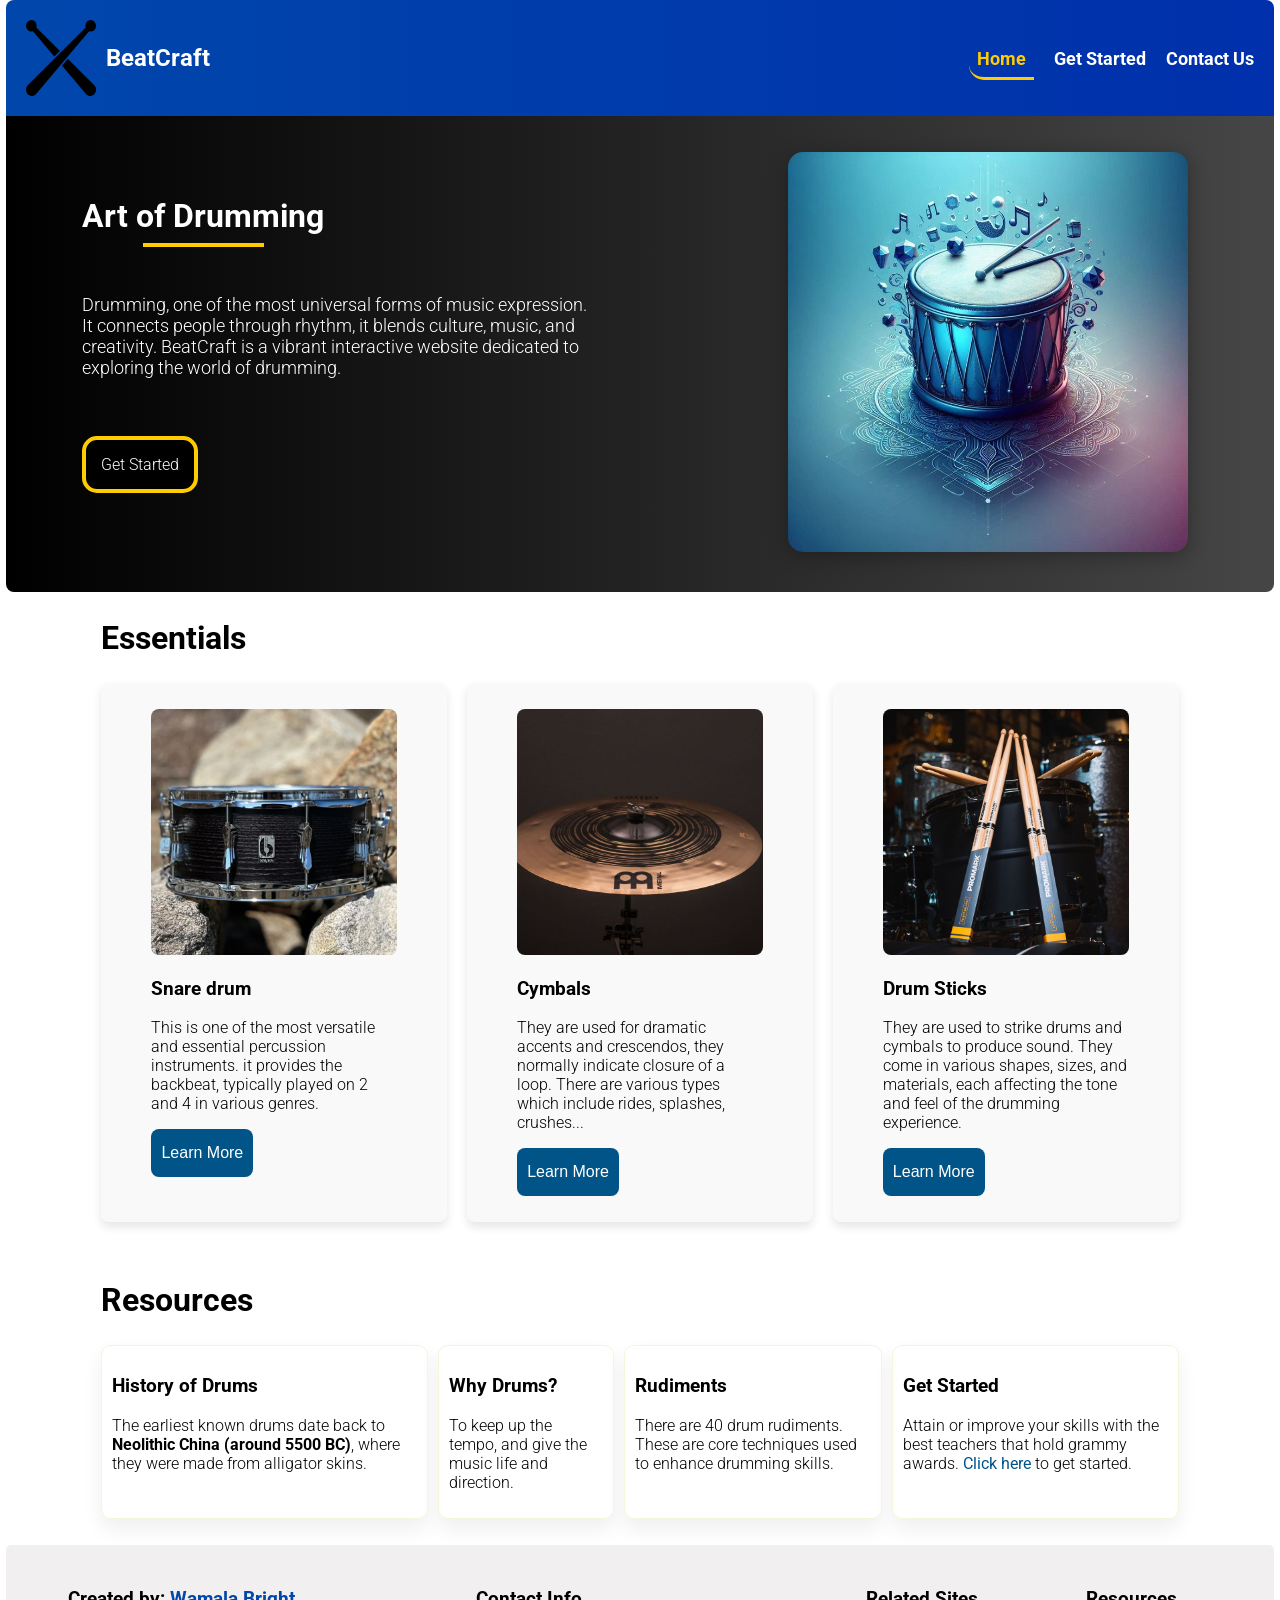
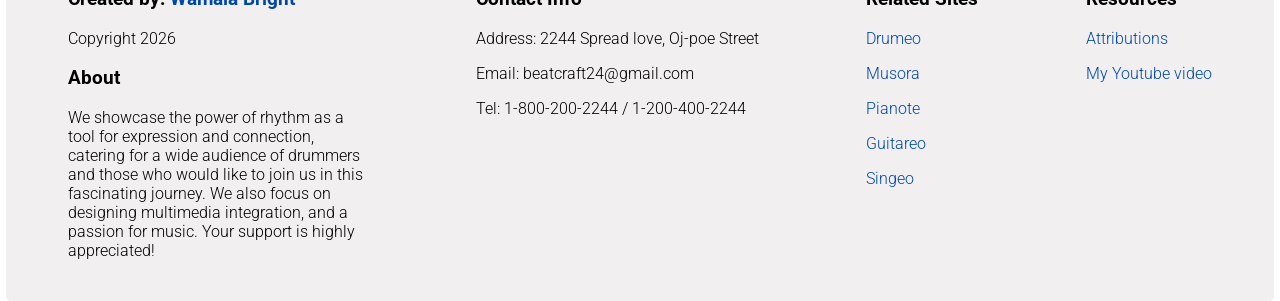
<file: Final/index.html>
<!DOCTYPE html>
<html lang="en">
<head>
    <meta charset="UTF-8">
    <meta name="viewport" content="width=device-width, initial-scale=1.0">
    <title>Home | BeatCraft</title>
    <meta name="description" content="Wamala Bright | WDD 231 - Final Project, Home page">
    <meta name="author" content="Wamala Bright">
    <meta property="og:title" content="BeatCraft">
    <meta property="og:description" content="Experience a whole new world of time keeping">
    <meta property="og:image" content="https://wamala-bright.github.io/wdd231/final/images/main-drummer.jpg">
    <meta property="og:url" content="https://wamala-bright.github.io/wdd231/final/">
    <link rel="preconnect" href="https://fonts.googleapis.com">
    <link rel="preconnect" href="https://fonts.gstatic.com" crossorigin>
    <link href="https://fonts.googleapis.com/css2?family=Fugaz+One&family=Roboto:wght@100;200;300;400;700&display=swap" rel="stylesheet">
    <link rel="icon" href="favicon.ico">
    <link rel="stylesheet" href="styles/project.css">
</head>
<body>
    <header>
        <div id="logo-division">
            <img src="images/drum-stick-logo.png" alt="logo">
            <p><strong>BeatCraft</strong></p>
        </div>
        <div id="hamburger">&#9776;</div>
        <nav>
            <ul class="nav-links">
                <li><a href="index.html" class="active-link"><span class="active-page">Home</span></a></li>
                <li><a href="get-started.html">Get Started</a></li>
                <li><a href="contact.html">Contact Us</a></li>
            </ul>
        </nav>
    </header>
    <main>
        <div class="wallpaper">
            <div class="wallpaper-content">
                <div class="wallpaper-text">
                    <h1>Art of Drumming</h1>
                    <p>Drumming, one of the most universal forms of music expression.<br>
                    It connects people through rhythm, it blends culture, music, and creativity.
                    BeatCraft is a vibrant interactive website dedicated to exploring the world of drumming.
                    </p>
                    <a href="get-started.html">Get Started</a>
                </div>
                <div class="image-content">
                    <img src="images/wallpaper-pic.jpg" loading="lazy" alt="Melodic Drum">
                </div>
            </div>
        </div>
        <div id="content-container">
            <h2>Essentials</h2>
            <div id="gallery">
                <!-- items to be dynamically added -->
            </div>

            <h2>Resources</h2>
            <div id="notes">
                <div class="cards">
                    <h3>History of Drums</h3>
                    <p>The earliest known drums date back to <strong>Neolithic China (around 5500 BC)</strong>, where they were made from alligator skins.</p>
                </div>
                
                <div class="cards">
                    <h3>Why Drums?</h3>
                    <p>To keep up the tempo, and give the music life and direction.</p>
                </div>

                <div class="cards">
                    <h3>Rudiments</h3>
                    <p>There are 40 drum rudiments. These are core techniques used to enhance drumming skills.</p>
                </div>

                <div class="cards">
                    <h3>Get Started</h3>
                    <p>Attain or improve your skills with the best teachers that hold grammy awards. <a href="get-started.html">Click here</a> to get started.</p>
                </div>
            </div>
        </div>
    </main>
    <footer>
        <div class="footer-content">
            <div class="footer-content1">
                <h3><strong>Created by: <span>Wamala Bright</span></strong></h3>
                <p>Copyright <span id="current-year"></span></p>
                <h3><strong>About</strong></h3>
                <p>We showcase the power of rhythm as a tool for expression and connection,
                catering for a wide audience of drummers and those who would like to join us
                in this fascinating journey. We also focus on designing multimedia integration, and
                a passion for music. Your support is highly appreciated!
                </p>
            </div>
            <br>
            <div>
            <h3><strong>Contact Info</strong></h3>
                <p>Address: 2244 Spread love, Oj-poe Street</p>
                <p>Email: beatcraft24@gmail.com</p>
                <p>Tel: 1-800-200-2244 / 1-200-400-2244</p>
            </div>
            <br>
            <div class="footer-content3">
                <h3><strong>Related Sites</strong></h3>
                <p><a href="https://www.drumeo.com/" target="_blank">Drumeo</a></p>
                <p><a href="https://www.musora.com/" target="_blank">Musora</a></p>
                <p><a href="https://www.pianote.com/" target="_blank">Pianote</a></p>
                <p><a href="https://www.guitareo.com/" target="_blank">Guitareo</a></p>
                <p><a href="https://www.singeo.com/" target="_blank">Singeo</a></p>
            </div>
            <br>
            <div class="footer-content3">
                <h3><strong>Resources</strong></h3>
                <p><a href="attributions.html">Attributions</a></p>
                <a href="https://youtu.be/0jagUsvDeco" target="_blank">My Youtube video</a>
            </div>
        </div>
    </footer>
    <script src="scripts/project.js" type="module"></script>
</body>
</html>
</file>
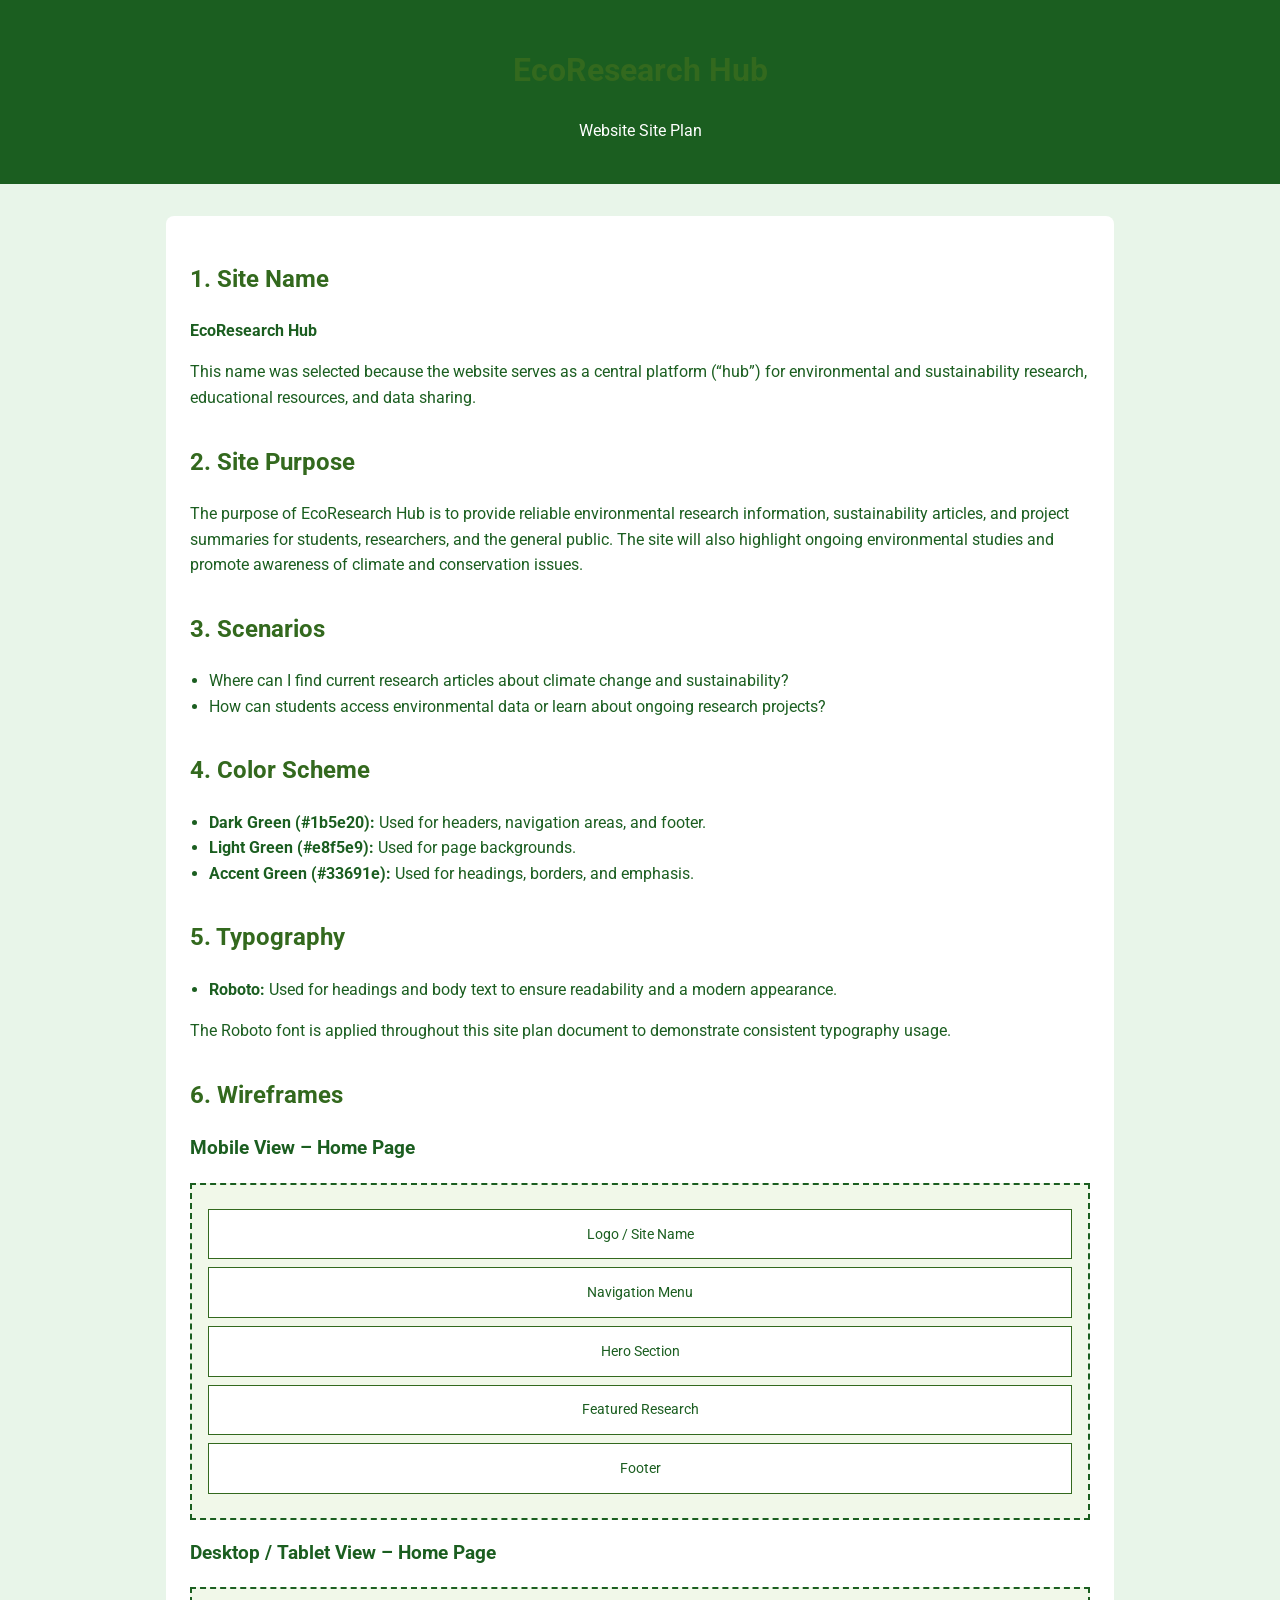
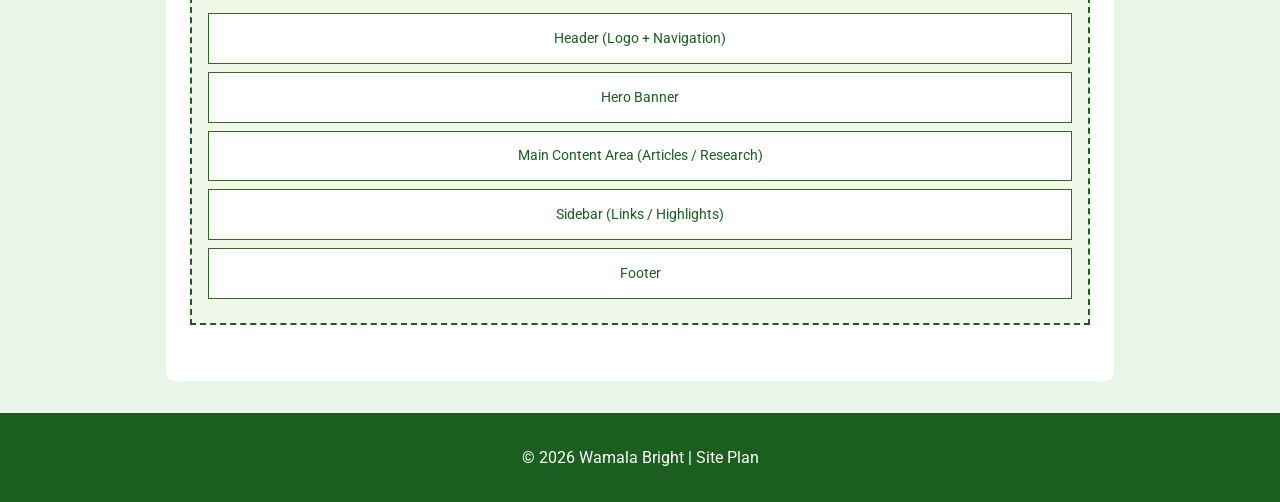
<file: chamber/siteplan.html>
<!DOCTYPE html>
<html lang="en">
<head>
  <meta charset="UTF-8">
  <title>EcoResearch Hub – Site Plan</title>
  <meta name="viewport" content="width=device-width, initial-scale=1.0">

  <!-- Google Font -->
  <link rel="preconnect" href="https://fonts.googleapis.com">
  <link rel="preconnect" href="https://fonts.gstatic.com" crossorigin>
  <link href="https://fonts.googleapis.com/css2?family=Roboto:wght@400;700&display=swap" rel="stylesheet">

  <style>
    /* -------------------------------
       Color Scheme
       Primary: #1b5e20 (Dark Green)
       Secondary: #e8f5e9 (Light Green)
       Accent: #33691e
    -------------------------------- */

    body {
      font-family: 'Roboto', Arial, sans-serif;
      background-color: #e8f5e9;
      color: #1b5e20;
      margin: 0;
      padding: 0;
      line-height: 1.6;
    }

    header {
      background-color: #1b5e20;
      color: #ffffff;
      padding: 1.5rem;
      text-align: center;
    }

    main {
      max-width: 900px;
      margin: 2rem auto;
      padding: 1.5rem;
      background-color: #ffffff;
      border-radius: 8px;
    }

    h1, h2 {
      color: #33691e;
    }

    section {
      margin-bottom: 2rem;
    }

    ul {
      padding-left: 1.2rem;
    }

    .wireframe {
      border: 2px dashed #1b5e20;
      padding: 1rem;
      margin-top: 1rem;
      background-color: #f1f8e9;
    }

    .box {
      border: 1px solid #33691e;
      padding: 0.8rem;
      margin: 0.5rem 0;
      text-align: center;
      background-color: #ffffff;
      font-size: 0.9rem;
    }

    footer {
      text-align: center;
      padding: 1rem;
      background-color: #1b5e20;
      color: #ffffff;
      margin-top: 2rem;
    }
  </style>
</head>

<body>
  <header>
    <h1>EcoResearch Hub</h1>
    <p>Website Site Plan</p>
  </header>

  <main>
    <!-- Site Name -->
    <section>
      <h2>1. Site Name</h2>
      <p><strong>EcoResearch Hub</strong></p>
      <p>
        This name was selected because the website serves as a central platform
        (“hub”) for environmental and sustainability research, educational
        resources, and data sharing.
      </p>
    </section>

    <!-- Site Purpose -->
    <section>
      <h2>2. Site Purpose</h2>
      <p>
        The purpose of EcoResearch Hub is to provide reliable environmental
        research information, sustainability articles, and project summaries
        for students, researchers, and the general public. The site will also
        highlight ongoing environmental studies and promote awareness of
        climate and conservation issues.
      </p>
    </section>

    <!-- Scenarios -->
    <section>
      <h2>3. Scenarios</h2>
      <ul>
        <li>Where can I find current research articles about climate change and sustainability?</li>
        <li>How can students access environmental data or learn about ongoing research projects?</li>
      </ul>
    </section>

    <!-- Color Scheme -->
    <section>
      <h2>4. Color Scheme</h2>
      <ul>
        <li><strong>Dark Green (#1b5e20):</strong> Used for headers, navigation areas, and footer.</li>
        <li><strong>Light Green (#e8f5e9):</strong> Used for page backgrounds.</li>
        <li><strong>Accent Green (#33691e):</strong> Used for headings, borders, and emphasis.</li>
      </ul>
    </section>

    <!-- Typography -->
    <section>
      <h2>5. Typography</h2>
      <ul>
        <li><strong>Roboto:</strong> Used for headings and body text to ensure readability and a modern appearance.</li>
      </ul>
      <p>
        The Roboto font is applied throughout this site plan document to
        demonstrate consistent typography usage.
      </p>
    </section>

    <!-- Wireframes -->
    <section>
      <h2>6. Wireframes</h2>

      <h3>Mobile View – Home Page</h3>
      <div class="wireframe">
        <div class="box">Logo / Site Name</div>
        <div class="box">Navigation Menu</div>
        <div class="box">Hero Section</div>
        <div class="box">Featured Research</div>
        <div class="box">Footer</div>
      </div>

      <h3>Desktop / Tablet View – Home Page</h3>
      <div class="wireframe">
        <div class="box">Header (Logo + Navigation)</div>
        <div class="box">Hero Banner</div>
        <div class="box">Main Content Area (Articles / Research)</div>
        <div class="box">Sidebar (Links / Highlights)</div>
        <div class="box">Footer</div>
      </div>
    </section>
  </main>

  <footer>
    <p>&copy; 2026 Wamala Bright | Site Plan</p>
  </footer>
</body>
</html>
</file>
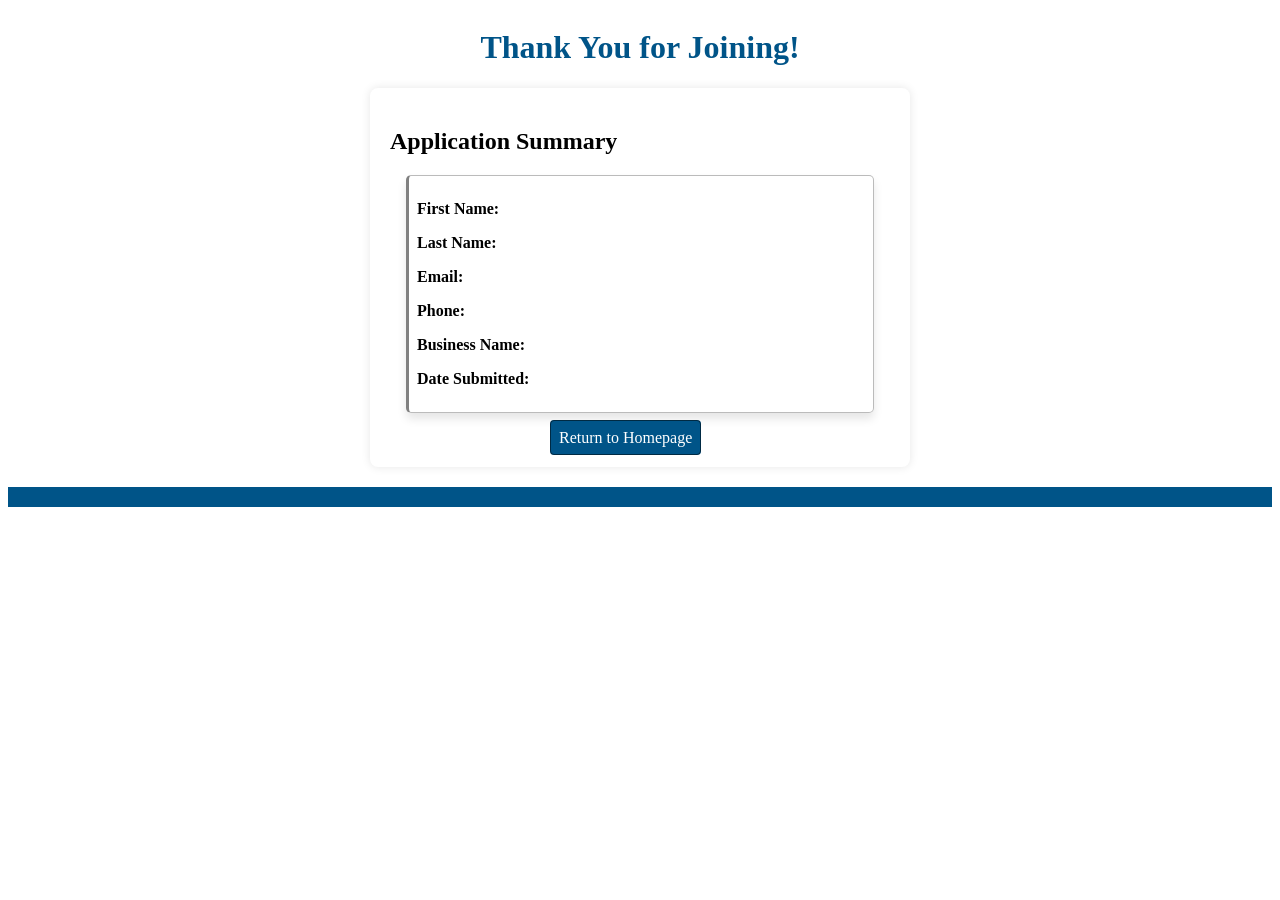
<file: chamber/thankyou.html>
<!DOCTYPE html>
<html lang="en">
<head>
  <meta charset="UTF-8">
  <meta name="viewport" content="width=device-width, initial-scale=1.0">
  <title>Thank You</title>
  <link rel="stylesheet" href="styles/directory.css">
</head>
<body>
  <header></header>

  <main>
    <h1 class="thanks">Thank You for Joining!</h1>
    <div class="application-summary">
        <h2>Application Summary</h2>
        <div class="summary-data">
            <p><strong>First Name:</strong> <span id="display-first-name"></span></p>
            <p><strong>Last Name:</strong> <span id="display-last-name"></span></p>
            <p><strong>Email:</strong> <span id="display-email"></span></p>
            <p><strong>Phone:</strong> <span id="display-phone"></span></p>
            <p><strong>Business Name:</strong> <span id="display-business"></span></p>
            <p><strong>Date Submitted:</strong> <span id="display-timestamp"></span></p>
        </div>
        <a href="index.html" class="home-btn">Return to Homepage</a>
    </div>
  </main>

  <footer></footer>

  <script>
        document.addEventListener("DOMContentLoaded", () => {
            // Display form data from localStorage
            document.getElementById("display-first-name").textContent = localStorage.getItem("fname") || "";
            document.getElementById("display-last-name").textContent = localStorage.getItem("lname") || "";
            document.getElementById("display-email").textContent = localStorage.getItem("email") || "";
            document.getElementById("display-phone").textContent = localStorage.getItem("phone") || "";
            document.getElementById("display-business").textContent = localStorage.getItem("organization") || "";
            
            // Format timestamp for display
            const timestamp = localStorage.getItem("timestamp") || "";
            if (timestamp) {
                const date = new Date(timestamp);
                document.getElementById("display-timestamp").textContent = date.toLocaleString();
            }
        });
    </script>
</body>
</html>
</file>
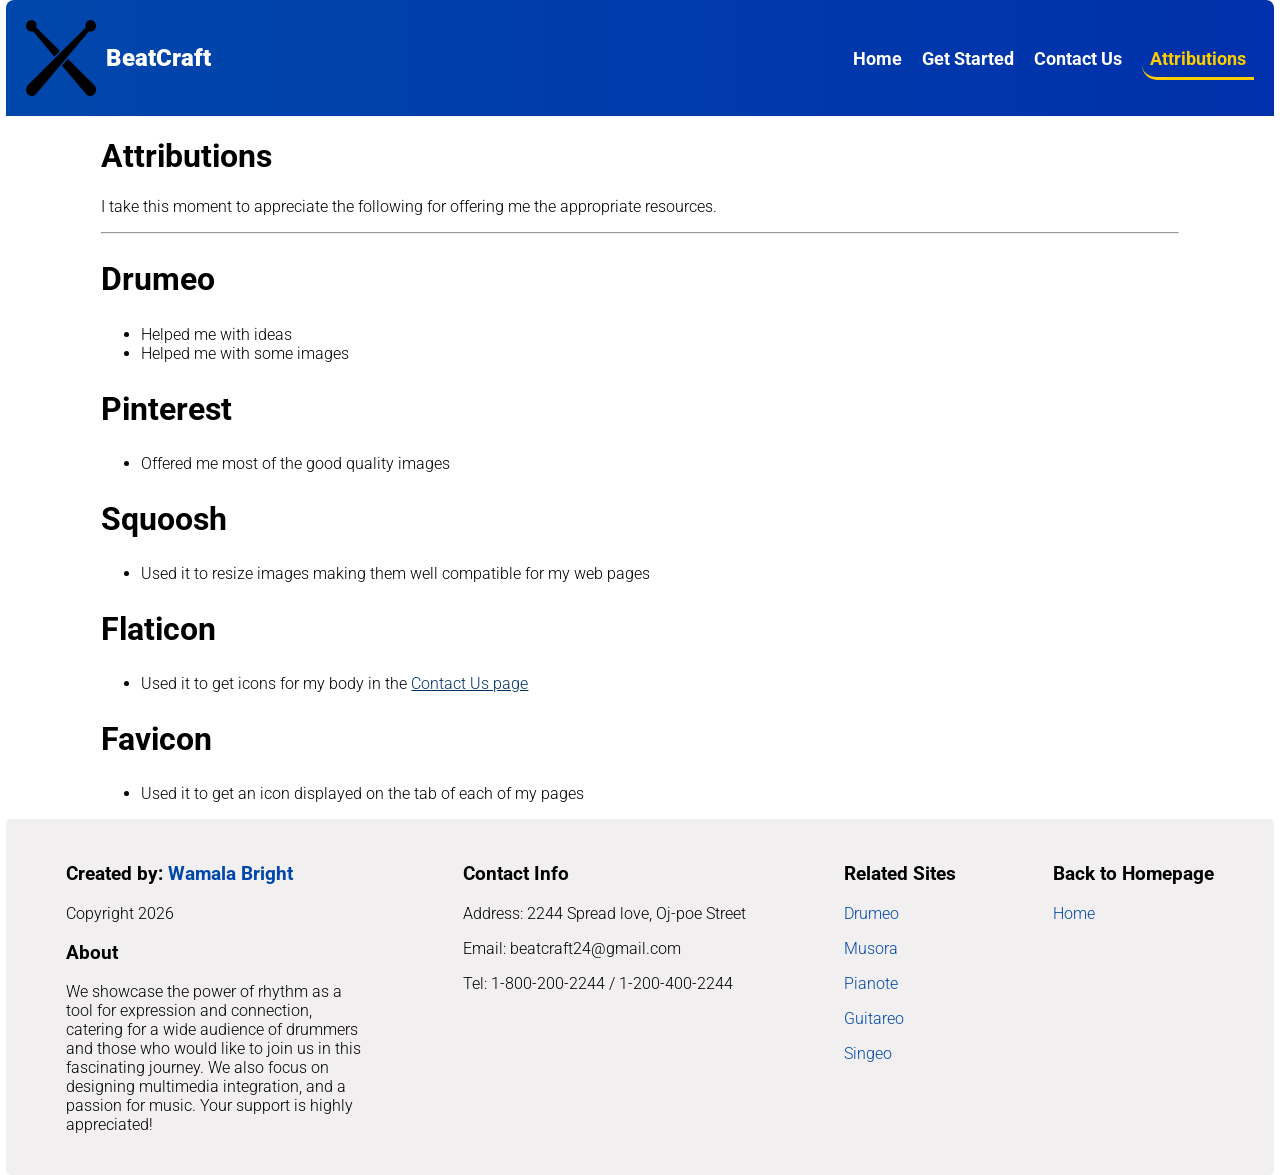
<file: Final/attributions.html>
<!DOCTYPE html>
<html lang="en">
<head>
    <meta charset="UTF-8">
    <meta name="viewport" content="width=device-width, initial-scale=1.0">
    <title>Attributions | BeatCraft</title>
    <meta name="description" content="Wamala Bright | WDD 231 - Final Project, Attributions page">
    <meta name="author" content="Wamala Bright">
    <meta property="og:title" content="BeatCraft">
    <meta property="og:description" content="Experience a whole new world of time keeping">
    <meta property="og:image" content="https://wamala-bright.github.io/wdd231/final/images/main-drummer.jpg">
    <meta property="og:url" content="https://wamala-bright.github.io/wdd231/final/">
    <link rel="preconnect" href="https://fonts.googleapis.com">
    <link rel="preconnect" href="https://fonts.gstatic.com" crossorigin>
    <link href="https://fonts.googleapis.com/css2?family=Fugaz+One&family=Roboto:wght@100;200;300;400;700&display=swap" rel="stylesheet">
    <link rel="icon" href="favicon.ico">
    <link rel="stylesheet" href="styles/project.css">
</head>
<body>
    <header>
        <div id="logo-division">
            <img src="images/drum-stick-logo.png" alt="logo">
            <strong><p>BeatCraft</p></strong>
        </div>
        <div id="hamburger">&#9776;</div>
        <nav>
            <ul class="nav-links">
                <li><a href="index.html">Home</a></li>
                <li><a href="get-started.html">Get Started</a></li>
                <li><a href="contact.html">Contact Us</a></li>
                <li><a href="attributions.html" class="active-link"><span class="active-page">Attributions</span></a></li>
            </ul>
        </nav>
    </header>
    <main>
       <div id="content-container">
            <h1>Attributions</h1>
            <p>I take this moment to appreciate the following for offering me the appropriate resources.</p>
            <hr>

            <h2>Drumeo</h2>
            <ul>
                <li>Helped me with ideas</li>
                <li>Helped me with some images</li>
            </ul>

            <h2>Pinterest</h2>
            <ul>
                <li>Offered me most of the good quality images</li>
            </ul>

            <h2>Squoosh</h2>
            <ul>
                <li>Used it to resize images making them well compatible for my web pages</li>
            </ul>

            <h2>Flaticon</h2>
            <ul>
                <li>Used it to get icons for my body in the <a href="contact.html">Contact Us page</a></li>
            </ul>

            <h2>Favicon</h2>
            <ul>
                <li>Used it to get an icon displayed on the tab of each of my pages</li>
            </ul>
       </div>
    </main>
    <footer>
        <div class="footer-content">
            <div class="footer-content1">
                <h3><strong>Created by: <span>Wamala Bright</span></strong></h3>
                <p>Copyright <span id="current-year"></span></p>
                <h3><strong>About</strong></h3>
                <p>We showcase the power of rhythm as a tool for expression and connection,
                catering for a wide audience of drummers and those who would like to join us
                in this fascinating journey. We also focus on designing multimedia integration, and
                a passion for music. Your support is highly appreciated!
                </p>
            </div>
            <br>
            <div>
            <h3><strong>Contact Info</strong></h3>
                <p>Address: 2244 Spread love, Oj-poe Street</p>
                <p>Email: beatcraft24@gmail.com</p>
                <p>Tel: 1-800-200-2244 / 1-200-400-2244</p>
            </div>
            <br>
            <div class="footer-content3">
                <h3><strong>Related Sites</strong></h3>
                <p><a href="https://www.drumeo.com/" target="_blank">Drumeo</a></p>
                <p><a href="https://www.musora.com/" target="_blank">Musora</a></p>
                <p><a href="https://www.pianote.com/" target="_blank">Pianote</a></p>
                <p><a href="https://www.guitareo.com/" target="_blank">Guitareo</a></p>
                <p><a href="https://www.singeo.com/" target="_blank">Singeo</a></p>
            </div>
            <br>
            <div class="footer-content3">
                <h3><strong>Back to Homepage</strong></h3>
                <p><a href="index.html">Home</a></p>
            </div>
        </div>
    </footer>
    <script src="scripts/project.js" defer></script>
</body>
</html>
</file>
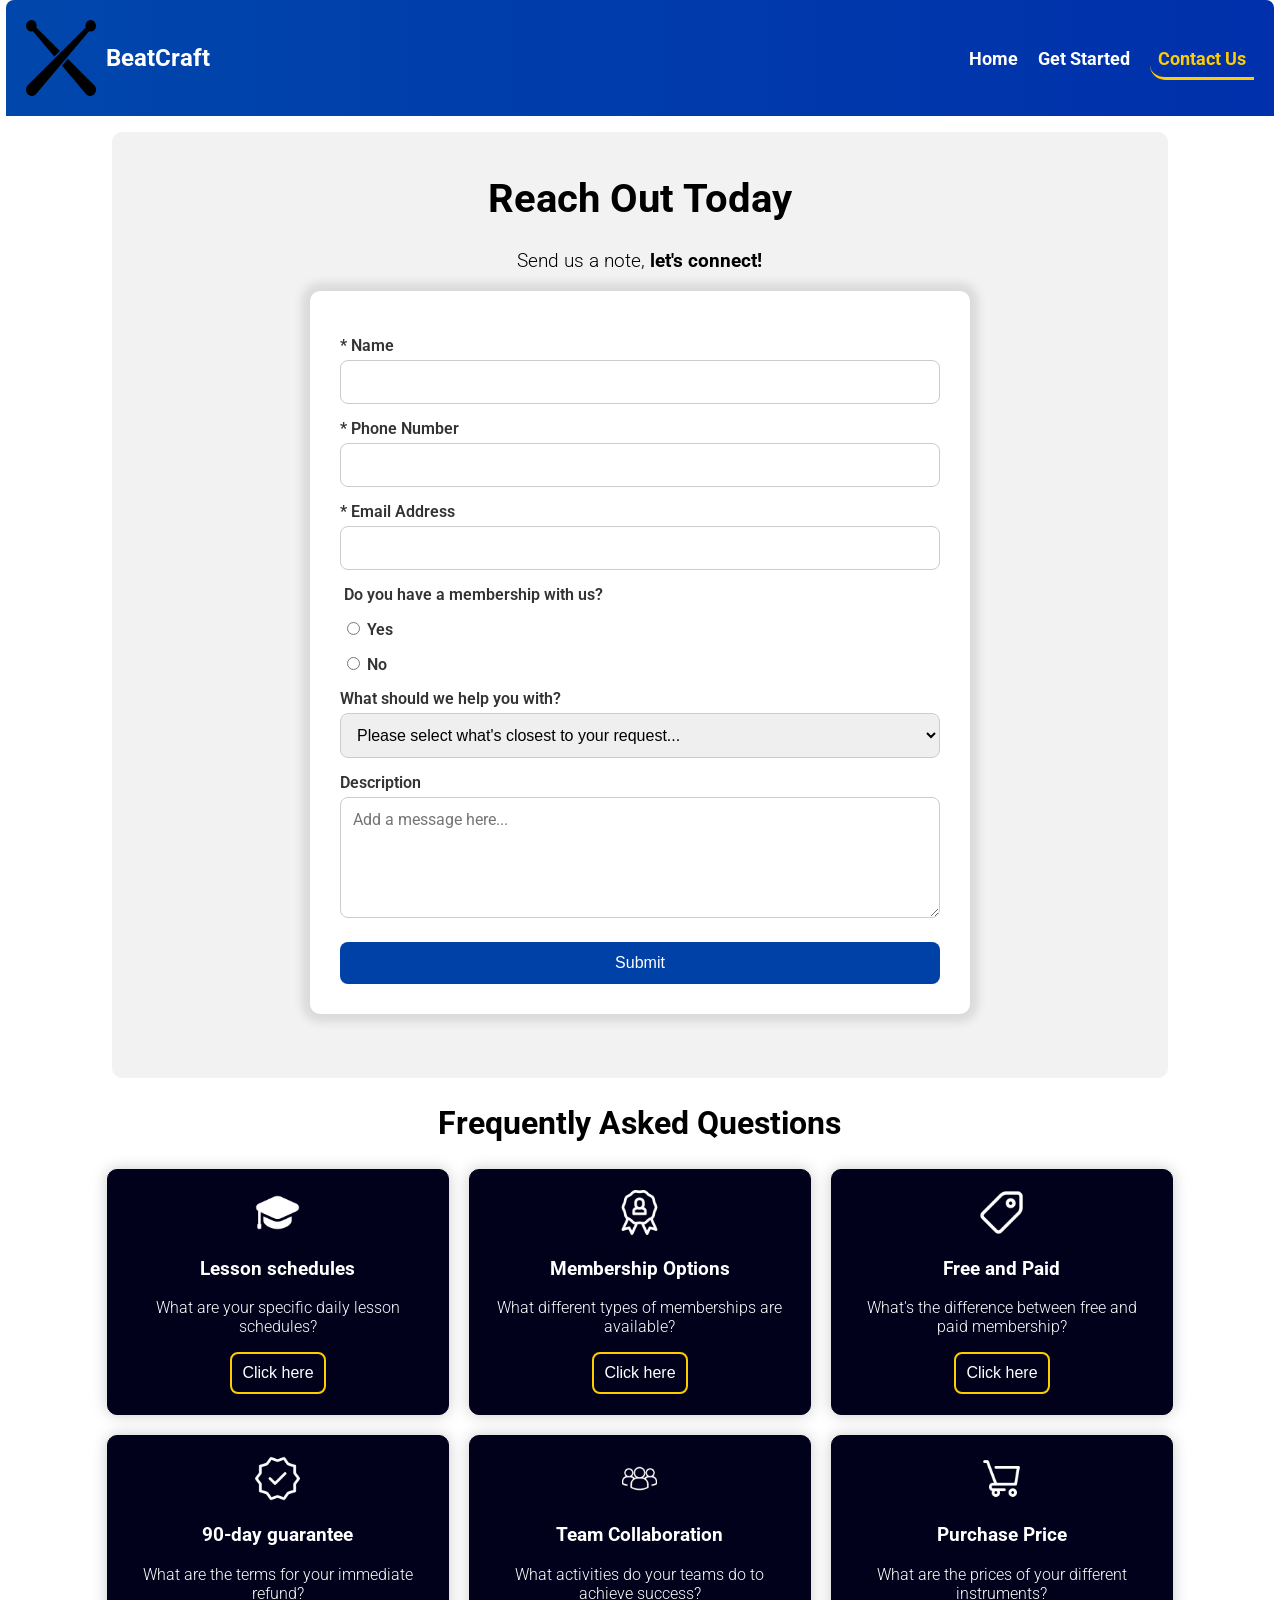
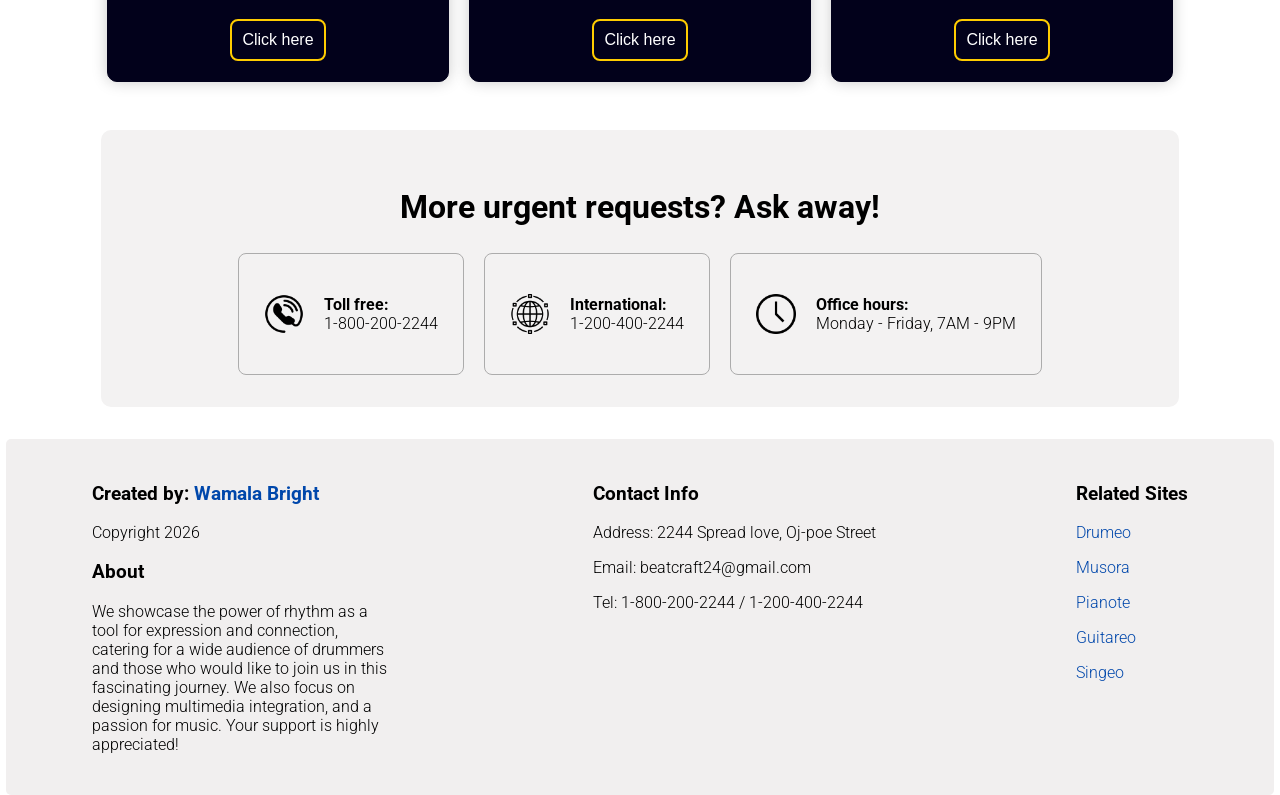
<file: Final/contact.html>
<!DOCTYPE html>
<html lang="en">
<head>
    <meta charset="UTF-8">
    <meta name="viewport" content="width=device-width, initial-scale=1.0">
    <title>Contact Us | BeatCraft</title>
    <meta name="description" content="Wamala Bright | WDD 231 - Final Project, Contact Us page">
    <meta name="author" content="Wamala Bright">
    <meta property="og:title" content="BeatCraft">
    <meta property="og:description" content="Experience a whole new world of time keeping">
    <meta property="og:image" content="https://wamala-bright.github.io/wdd231/final/images/main-drummer.jpg">
    <meta property="og:url" content="https://wamala-bright.github.io/wdd231/final/">
    <link rel="preconnect" href="https://fonts.googleapis.com">
    <link rel="preconnect" href="https://fonts.gstatic.com" crossorigin>
    <link href="https://fonts.googleapis.com/css2?family=Fugaz+One&family=Roboto:wght@100;200;300;400;700&display=swap" rel="stylesheet">
    <link rel="icon" href="favicon.ico">
    <link rel="stylesheet" href="styles/project.css">
</head>
<body>
    <header>
        <div id="logo-division">
            <img src="images/drum-stick-logo.png" alt="logo">
            <p><strong>BeatCraft</strong></p>
        </div>
        <div id="hamburger">&#9776;</div>
        <nav>
            <ul class="nav-links">
                <li><a href="index.html">Home</a></li>
                <li><a href="get-started.html">Get Started</a></li>
                <li><a href="contact.html" class="active-link"><span class="active-page">Contact Us</span></a></li>
            </ul>
        </nav>
    </header>
    <main>
        <div id="content-container">
            <div id="form-back">
                <div>
                    <h1>Reach Out Today</h1>
                    <p>Send us a note, <strong>let's connect!</strong></p>
                </div>
                
                <div id="form-container">
                    <form method="get" action="thank-you.html" id="contact-form">
                        <div>
                            <label for="name"> * Name</label>
                            <input type="text" id="name" title="Your Name" name="name" required>
                            
                            <label for="phone"> * Phone Number</label>
                            <input type="tel" id="phone" name="phone" title="Phone Number" required>

                            <label for="email"> * Email Address</label>
                            <input type="email" id="email" name="email" title="Your email" required>

                            <fieldset>
                                <legend>Do you have a membership with us?</legend>
                                <label><input type="radio" name="membership" value="Yes" required> Yes</label>
                                <label><input type="radio" name="membership" value="No"> No</label>
                            </fieldset>

                            <label for="help">What should we help you with?</label>
                            <select id="help" name="help" required>
                                <option value="">Please select what's closest to your request...</option>
                                <option value="Support">Support</option>
                                <option value="Page glitches">Page glitches</option>
                                <option value="Learning Drums">Learning Drums</option>
                                <option value="Purchasing Drums">Purchasing Drums</option>
                            </select>

                            <label for="description">Description</label>
                            <textarea id="description" name="description" rows="5" placeholder="Add a message here..."></textarea> 
                            
                            <input type="hidden" id="timestamp" name="timestamp">
                            <button type="submit">Submit</button>
                        </div>    
                    </form>
                </div>
            </div>

            <div class="faqs">
                <h2>Frequently Asked Questions</h2>
                <div class="faqs-container">
                    <div class="faq-cards" id="schedule">
                        <img loading="lazy" src="images/education.png" alt="Lessons">
                        <h3>Lesson schedules</h3>
                        <p>What are your specific daily lesson schedules?</p>
                        <button class="info-btn" data-modal="schedule-modal">Click here</button>
                    </div>

                    <div class="faq-cards" id="membership">
                        <img loading="lazy" src="images/badge.png" alt="Membership">
                        <h3>Membership Options</h3>
                        <p>What different types of memberships are available?</p>
                        <button class="info-btn" data-modal="membership-modal">Click here</button>
                    </div>

                    <div class="faq-cards" id="fp">
                        <img loading="lazy" src="images/price-tag.png" alt="Free and Paid">
                        <h3>Free and Paid</h3>
                        <p>What's the difference between free and paid membership?</p>
                        <button class="info-btn" data-modal="fp-modal">Click here</button>
                    </div>

                    <div class="faq-cards" id="guarantee">
                        <img loading="lazy" src="images/guarantee.png" alt="Guarantee">
                        <h3>90-day guarantee</h3>
                        <p>What are the terms for your immediate refund?</p>
                        <button class="info-btn" data-modal="guarantee-modal">Click here</button>
                    </div>

                    <div class="faq-cards" id="team">
                        <img loading="lazy" src="images/group-chat.png" alt="Team">
                        <h3>Team Collaboration</h3>
                        <p>What activities do your teams do to achieve success?</p>
                        <button class="info-btn" data-modal="team-modal">Click here</button>
                    </div>

                    <div class="faq-cards" id="price">
                        <img loading="lazy" src="images/cart.png" alt="Purchase">
                        <h3>Purchase Price</h3>
                        <p>What are the prices of your different instruments?</p>
                        <button class="info-btn" data-modal="price-modal">Click here</button>
                    </div>
                </div>
            </div>

            <div class="urgent">
                <h2>More urgent requests? Ask away!</h2>
                <div class="urgent-container">
                    <div class="urgent-cards">
                        <div>
                            <img loading="lazy" src="images/phone-call.png" alt="phone call">
                        </div>
                        <p><span><strong>Toll free:</strong></span><br>1-800-200-2244</p>
                    </div>

                    <div class="urgent-cards">
                        <div>
                            <img loading="lazy" src="images/expand.png" alt="International">
                        </div>
                        <p><span><strong>International:</strong></span><br>1-200-400-2244</p>
                    </div>

                    <div class="urgent-cards">
                        <div>
                            <img loading="lazy" src="images/clock.png" alt="Clock">
                        </div>
                        <p><span><strong>Office hours:</strong></span><br>Monday - Friday, 7AM - 9PM</p>
                    </div>
                </div>
            </div>
        </div>
    </main>
    <footer>
        <div class="footer-content">
            <div class="footer-content1">
                <h3><strong>Created by: <span>Wamala Bright</span></strong></h3>
                <p>Copyright <span id="current-year"></span></p>
                <h3><strong>About</strong></h3>
                <p>We showcase the power of rhythm as a tool for expression and connection,
                catering for a wide audience of drummers and those who would like to join us
                in this fascinating journey. We also focus on designing multimedia integration, and
                a passion for music. Your support is highly appreciated!
                </p>
            </div>
            <br>
            <div>
            <h3><strong>Contact Info</strong></h3>
                <p>Address: 2244 Spread love, Oj-poe Street</p>
                <p>Email: beatcraft24@gmail.com</p>
                <p>Tel: 1-800-200-2244 / 1-200-400-2244</p>
            </div>
            <br>
            <div class="footer-content3">
                <h3><strong>Related Sites</strong></h3>
                <p><a href="https://www.drumeo.com/" target="_blank">Drumeo</a></p>
                <p><a href="https://www.musora.com/" target="_blank">Musora</a></p>
                <p><a href="https://www.pianote.com/" target="_blank">Pianote</a></p>
                <p><a href="https://www.guitareo.com/" target="_blank">Guitareo</a></p>
                <p><a href="https://www.singeo.com/" target="_blank">Singeo</a></p>
            </div>
        </div>
    </footer>

    <dialog id="schedule-modal" class="faqs-modal">
        <div>
            <h2>Lesson Schedules</h2>
            <ul>
                <li>Morning hours, 7am - 10am</li>
                <li>Afternoon hours, 12am - 3pm</li>
                <li>Evening hours, 6pm - 9pm</li>
            </ul>
            <p><span class="modal-note"><strong>Note: </strong></span> We offer both private and group lessons</p>
            <button class="close-modal">Close</button>
        </div>
    </dialog>

    <dialog id="membership-modal" class="faqs-modal">
        <div>
            <h2>Membership Options</h2>
            <ul>
                <li>Non-profit Membership</li>
                <li>Bronze Membership</li>
                <li>Silver Membership</li>
                <li>Gold Membership</li>
            </ul>
            <button class="close-modal">Close</button>
        </div>
    </dialog>

    <dialog id="fp-modal" class="faqs-modal">
        <div>
            <h2>Free and Paid</h2>
            <ul>
                <li>Free membership is accessed by anyone without any payment but with restricted resources and ads</li>
                <li>Paid membership is includes a high priveledge of accessing unlimited resoueces with zero ads</li>
            </ul>
            <button class="close-modal">Close</button>
        </div>
    </dialog>

    <dialog id="guarantee-modal" class="faqs-modal">
        <div>
            <h2>90-day guarantee</h2>
            <h3>We only refund if;</h3>
            <ul>
                <li>a user wants to withdraw their membership</li>
                <li>someone with paid membership hasn't been attended to</li>
                <li>the purchased instruments is not electrically damaged</li>
            </ul>
            <button class="close-modal">Close</button>
        </div>
    </dialog>

    <dialog id="team-modal" class="faqs-modal">
        <div>
            <h2>Team Collaboration</h2>
            <ul>
                <li>Our Coding team make the websites</li>
                <li>The teachers offer services to members</li>
                <li>Our Web designers offer fascinating aesthetics</li>
                <li>Our database team ensures proper storage of data</li>
            </ul>
            <button class="close-modal">Close</button>
        </div>
    </dialog>

    <dialog id="price-modal" class="faqs-modal">
        <div>
            <h2>Purchase Price</h2>
            <ul>
                <li>Whole Drum-kit - $1000</li>
                <li>Snare drum - $210</li>
                <li>Meinl Cymbals - $400</li>
                <li>Drum Sticks - $70</li>
            </ul>
            <button class="close-modal">Close</button>
        </div>
    </dialog>
    <script src="scripts/contact.js" defer></script>
    <script src="scripts/project.js" defer></script>
    <script src="scripts/get.js" type="module"></script>
</body>
</html>
</file>
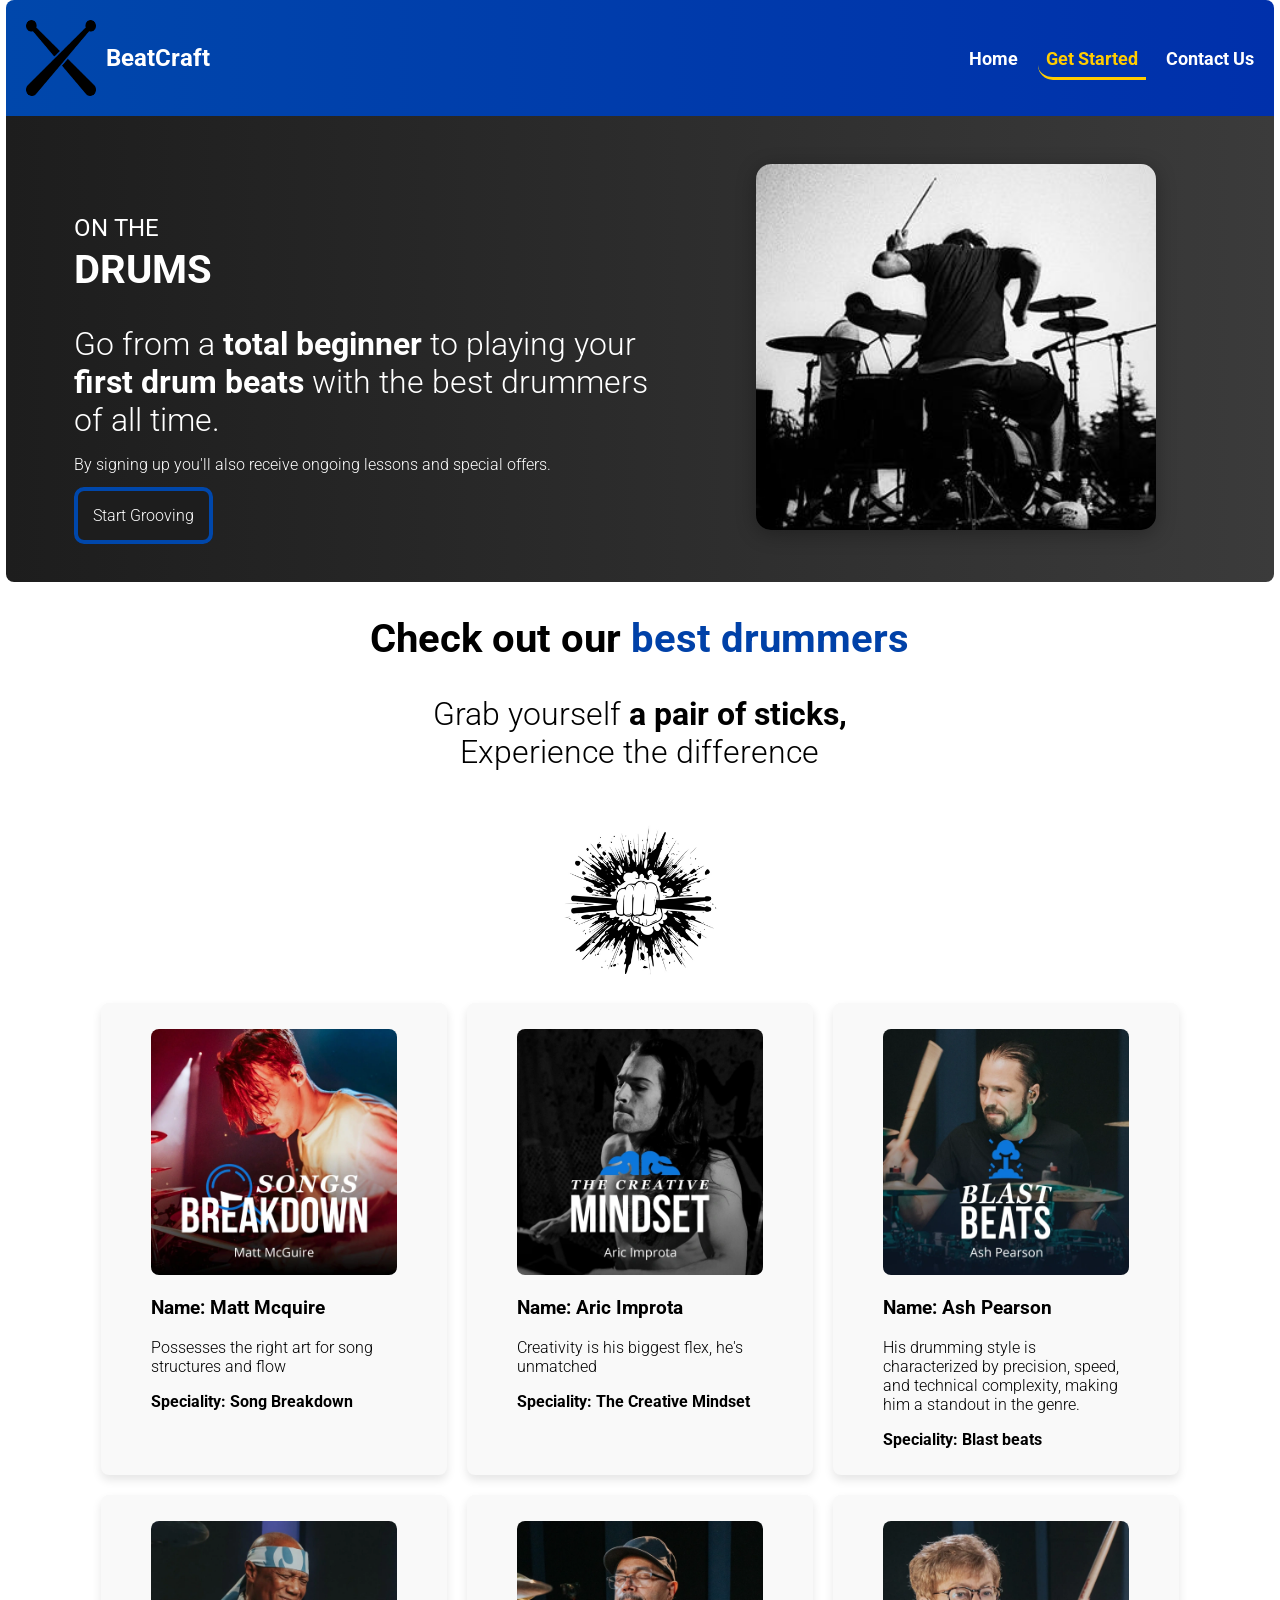
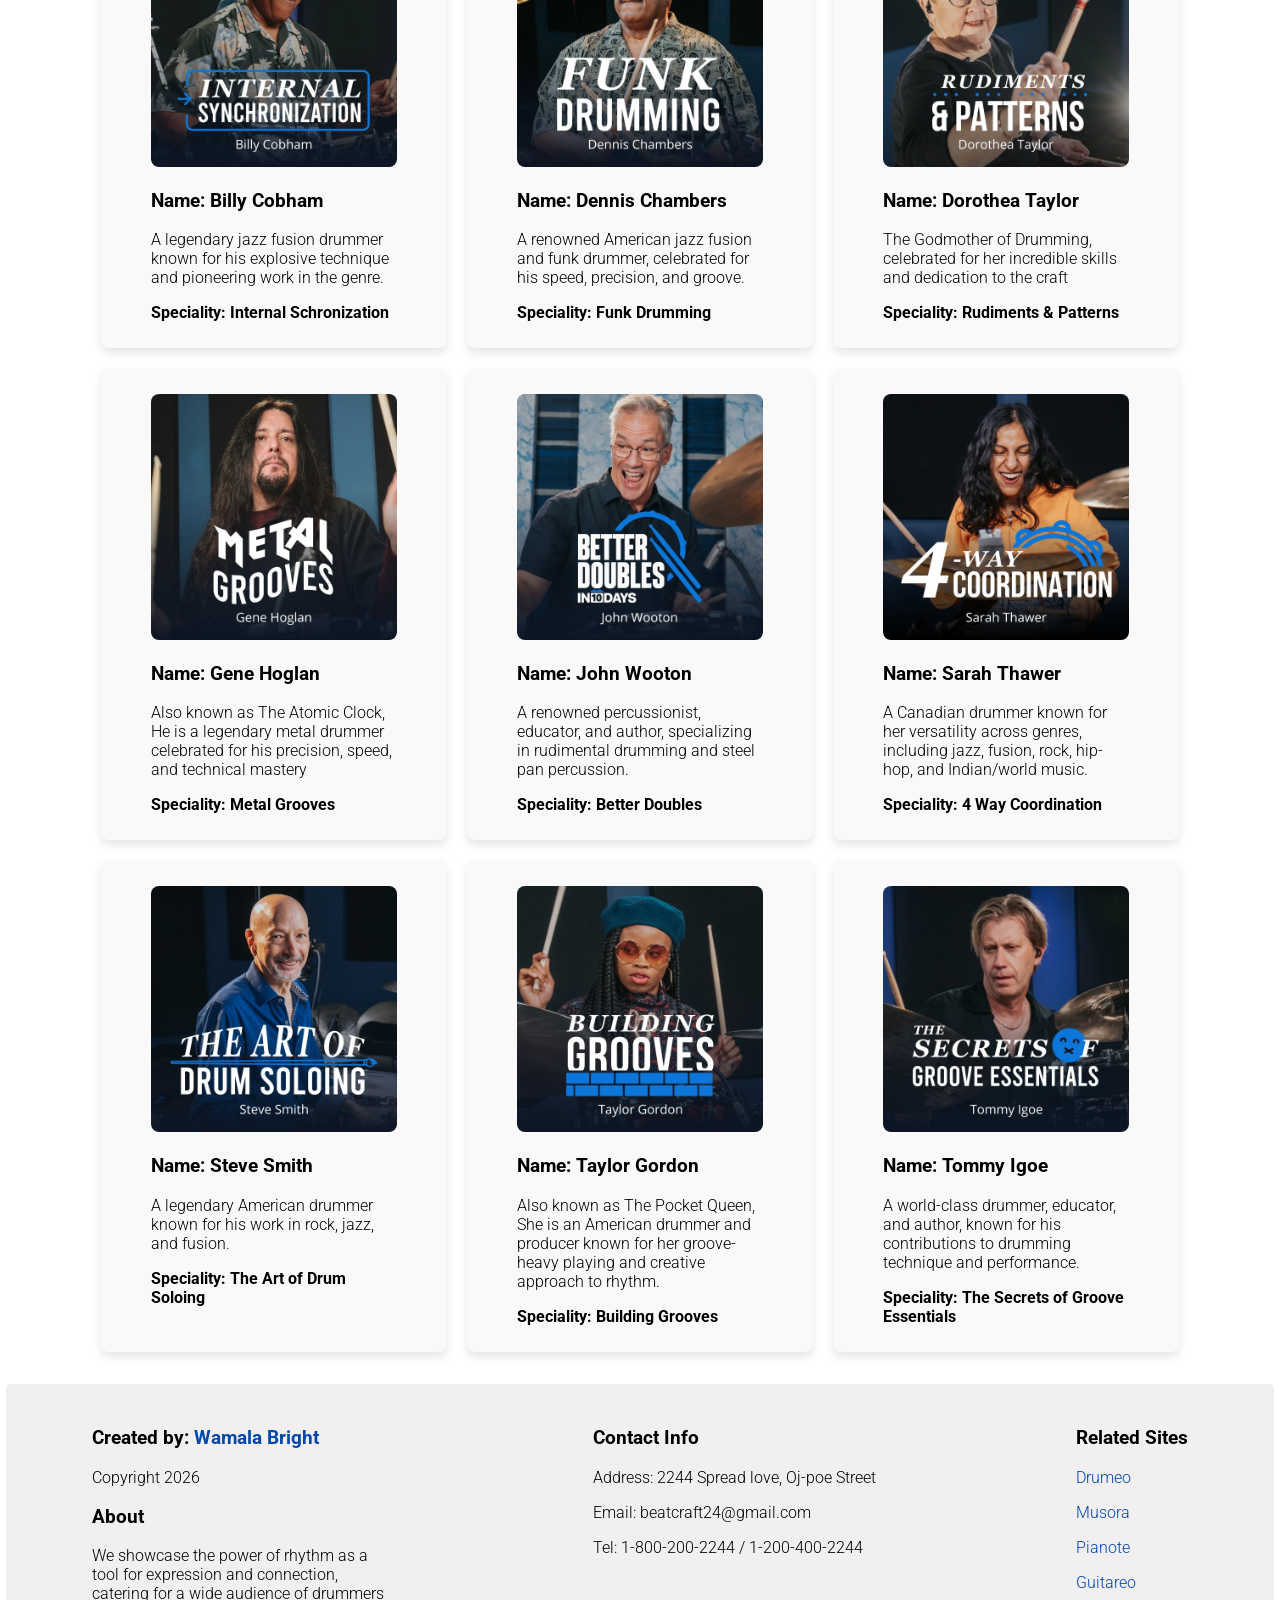
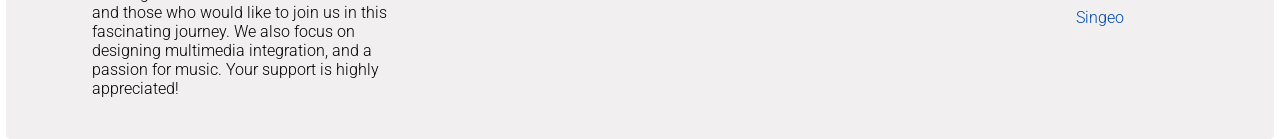
<file: Final/get-started.html>
<!DOCTYPE html>
<html lang="en">
<head>
    <meta charset="UTF-8">
    <meta name="viewport" content="width=device-width, initial-scale=1.0">
    <title>Get Started | BeatCraft</title>
    <meta name="description" content="Wamala Bright | WDD 231 - Final Project, Get Started page">
    <meta name="author" content="Wamala Bright">
    <meta property="og:title" content="BeatCraft">
    <meta property="og:description" content="Experience a whole new world of time keeping">
    <meta property="og:image" content="https://wamala-bright.github.io/wdd231/final/images/main-drummer.jpg">
    <meta property="og:url" content="https://wamala-bright.github.io/wdd231/final/">
    <link rel="preconnect" href="https://fonts.googleapis.com">
    <link rel="preconnect" href="https://fonts.gstatic.com" crossorigin>
    <link href="https://fonts.googleapis.com/css2?family=Fugaz+One&family=Roboto:wght@100;200;300;400;700&display=swap" rel="stylesheet">
    <link rel="icon" href="favicon.ico">
    <link rel="stylesheet" href="styles/project.css">
</head>
<body>
    <header>
        <div id="logo-division">
            <img src="images/drum-stick-logo.png" alt="logo">
            <p><strong>BeatCraft</strong></p>
        </div>
        <div id="hamburger">&#9776;</div>
        <nav>
            <ul class="nav-links">
                <li><a href="index.html">Home</a></li>
                <li><a href="get-started.html" class="active-link"><span class="active-page">Get Started</span></a></li>
                <li><a href="contact.html">Contact Us</a></li>
            </ul>
        </nav>
    </header>
    <main>
        <div class="landing-container">
            <div class="landing-content">
                <div class="text-content">
                    <h1><span>ON THE</span><br><strong>DRUMS</strong></h1>
                    <p>Go from a <strong>total beginner</strong> to playing your <strong>first drum beats</strong> with the best drummers of all time.</p>
                    <small>By signing up you'll also receive ongoing lessons and special offers.</small>
                    <a href="contact.html">Start Grooving</a>
                </div>
                <div class="image-content">
                    <img loading="lazy" src="images/main-drummer.jpg" alt="Drummer">
                </div>
            </div>
        </div>

        <div id="content-container">
            <div id="get-started-heading">
                <h2>Check out our <span>best drummers</span></h2>
                <p>Grab yourself <span><strong>a pair of sticks,</strong></span><br>Experience the difference</p>
            </div>

            <div id="spinning-drum">
                <img src="images/spinning-drum.jpg" alt="Spinning drum">
            </div>

            <div id="gallery">
                <!-- Content will be dynamically added -->
            </div>
        </div>
    </main>
    <footer>
        <div class="footer-content">
            <div class="footer-content1">
                <h3><strong>Created by: <span>Wamala Bright</span></strong></h3>
                <p>Copyright <span id="current-year"></span></p>
                <h3><strong>About</strong></h3>
                <p>We showcase the power of rhythm as a tool for expression and connection,
                catering for a wide audience of drummers and those who would like to join us
                in this fascinating journey. We also focus on designing multimedia integration, and
                a passion for music. Your support is highly appreciated!
                </p>
            </div>
            <br>
            <div>
            <h3><strong>Contact Info</strong></h3>
                <p>Address: 2244 Spread love, Oj-poe Street</p>
                <p>Email: beatcraft24@gmail.com</p>
                <p>Tel: 1-800-200-2244 / 1-200-400-2244</p>
            </div>
            <br>
            <div class="footer-content3">
                <h3><strong>Related Sites</strong></h3>
                <p><a href="https://www.drumeo.com/" target="_blank">Drumeo</a></p>
                <p><a href="https://www.musora.com/" target="_blank">Musora</a></p>
                <p><a href="https://www.pianote.com/" target="_blank">Pianote</a></p>
                <p><a href="https://www.guitareo.com/" target="_blank">Guitareo</a></p>
                <p><a href="https://www.singeo.com/" target="_blank">Singeo</a></p>
            </div>
        </div>
    </footer>
    <script src="scripts/get.js" type="module"></script>
</body>
</html>
</file>
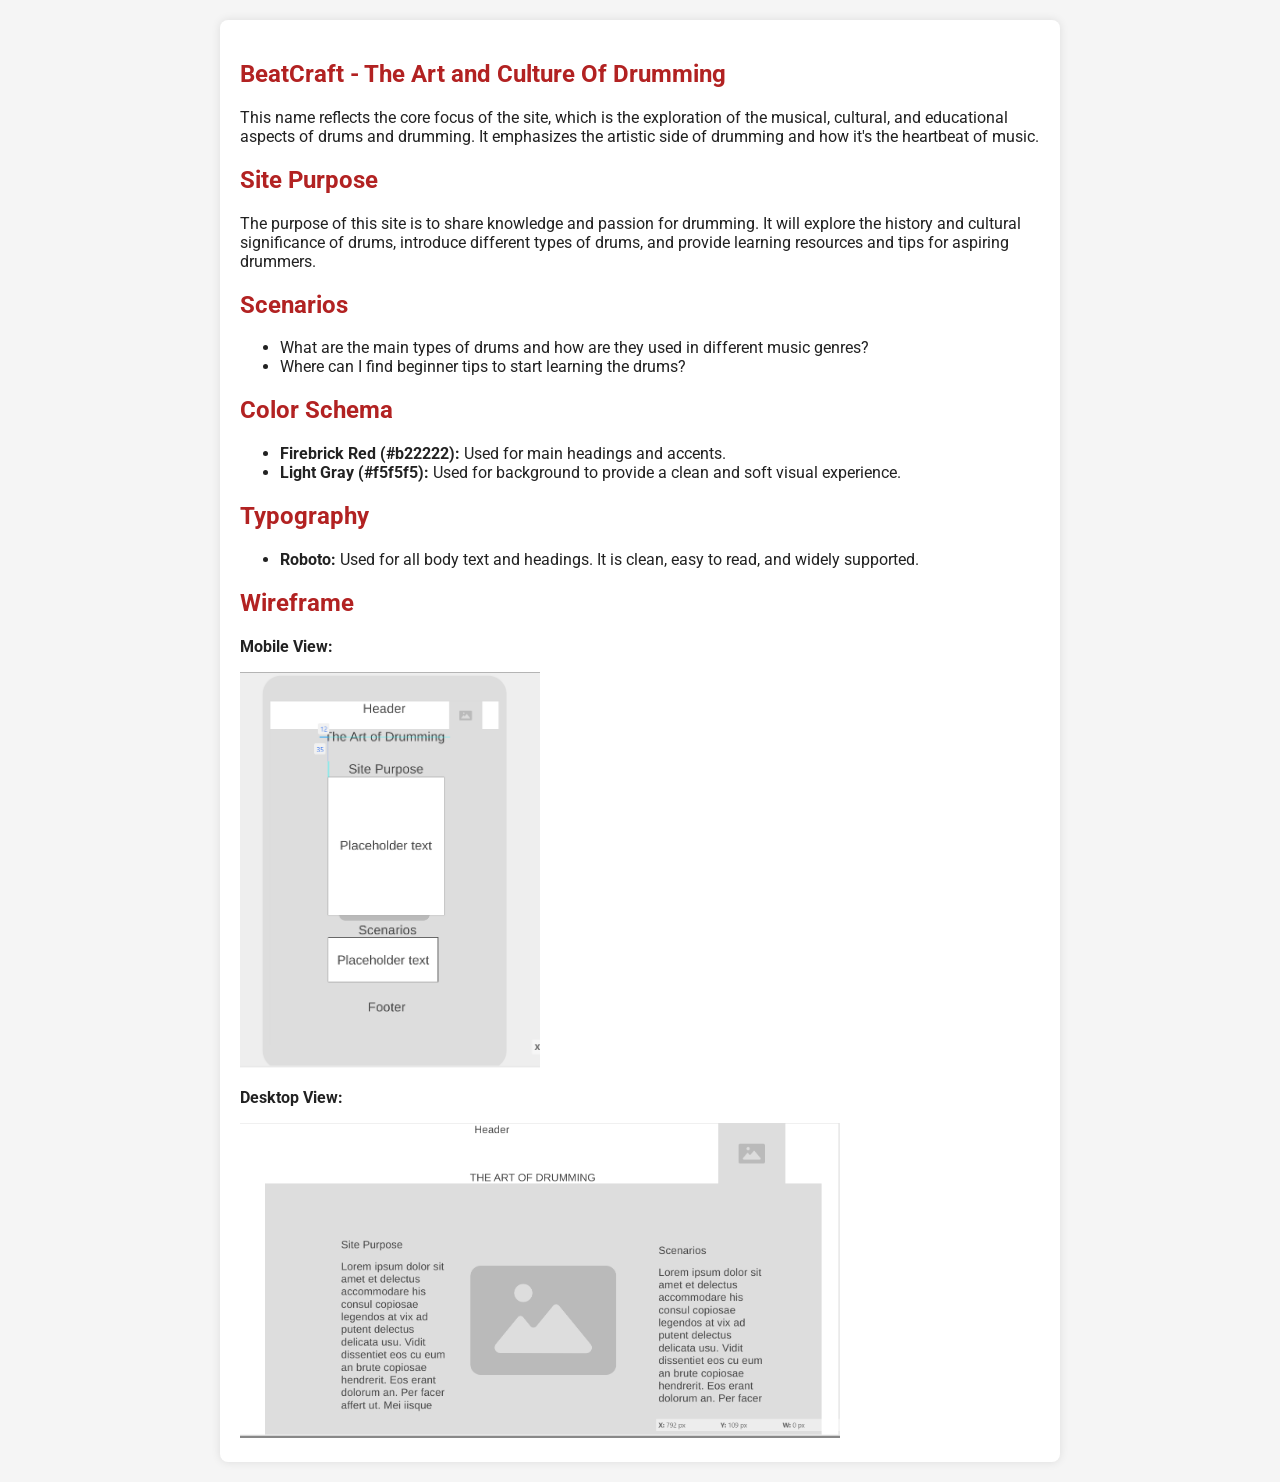
<file: Final/site-plan.html>
<!DOCTYPE html>
<html lang="en">
<head>
    <meta charset="UTF-8">
    <meta name="viewport" content="width=device-width, initial-scale=1.0">
    <title>WDD 231 - Site plan</title>
    <meta name="description" content="Wamala Bright - Site Plan">
    <meta name="author" content="Wamala Bright">
    <link rel="preconnect" href="https://fonts.googleapis.com">
    <link rel="preconnect" href="https://fonts.gstatic.com" crossorigin>
    <link href="https://fonts.googleapis.com/css2?family=Fugaz+One&family=Roboto:wght@100;400&display=swap" rel="stylesheet">
    <link rel="stylesheet" href="styles/site-plan.css">
</head>
<body>
    <section>
        <h1>BeatCraft - The Art and Culture Of Drumming</h1>
        <p>
            This name reflects the core focus of the site, which is the exploration of the musical, 
            cultural, and educational aspects of drums and drumming. It emphasizes the 
            artistic side of drumming and how it's the heartbeat of music.
        </p>
        <h2>Site Purpose</h2>
        <p>
            The purpose of this site is to share knowledge and passion for drumming. 
            It will explore the history and cultural significance of drums, introduce different types of drums, 
            and provide learning resources and tips for aspiring drummers.
        </p>
        <h2>Scenarios</h2>
        <ul>
            <li>What are the main types of drums and how are they used in different music genres?</li>
            <li>Where can I find beginner tips to start learning the drums?</li>
        </ul>
        <h2>Color Schema</h2>
        <ul>
            <li><strong>Firebrick Red (#b22222):</strong> Used for main headings and accents.</li>
            <li><strong>Light Gray (#f5f5f5):</strong> Used for background to provide a clean and soft visual experience.</li>
        </ul>
        <h2>Typography</h2>
        <ul>
            <li><strong>Roboto:</strong> Used for all body text and headings. It is clean, easy to read, and widely supported.</li>
        </ul>
        <h2>Wireframe</h2>
        <p><strong>Mobile View:</strong></p>
        <img src="images/mobile-view.png" alt="Mobile Wireframe" width="300">
        <p><strong>Desktop View:</strong></p>
        <img src="images/desktop-view.png" alt="Desktop Wireframe" width="600">
    </section>
</body>

</html>
</file>
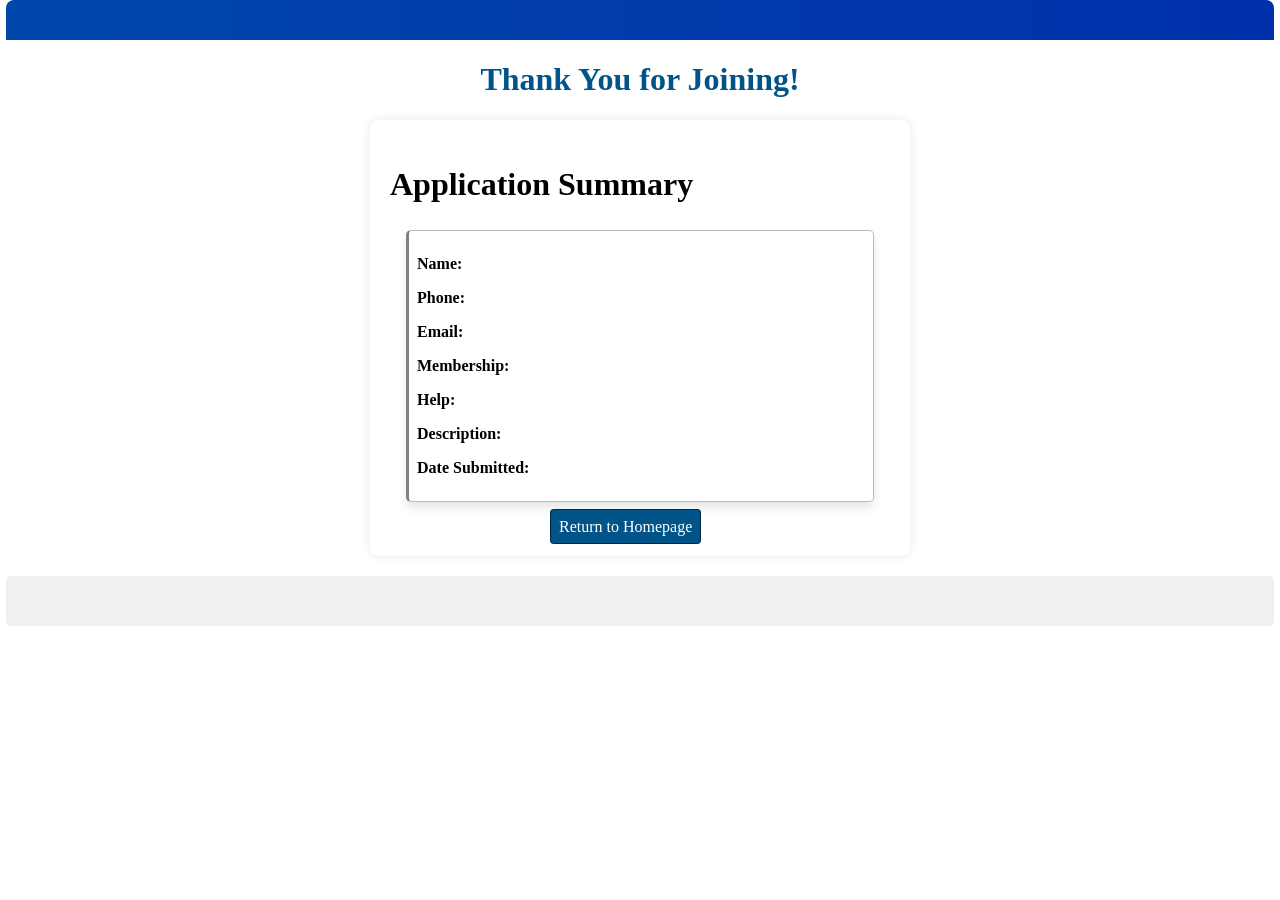
<file: Final/thank-you.html>
<!DOCTYPE html>
<html lang="en">
<head>
  <meta charset="UTF-8">
  <meta name="viewport" content="width=device-width, initial-scale=1.0">
  <title>Thank You</title>
  <link rel="stylesheet" href="styles/project.css">
  <link rel="icon" href="images/favicon.ico">
</head>
<body>
  <header></header>

  <main>
    <h1 class="thanks">Thank You for Joining!</h1>
    <div class="application-summary">
        <h2>Application Summary</h2>
        <div class="summary-data">
            <p><strong>Name:</strong> <span id="display-name"></span></p>
            <p><strong>Phone:</strong> <span id="display-phone"></span></p>
            <p><strong>Email:</strong> <span id="display-email"></span></p>
            <p><strong>Membership:</strong> <span id="display-membership"></span></p>
            <p><strong>Help:</strong> <span id="display-help"></span></p>
            <p><strong>Description:</strong> <span id="display-description"></span></p>
            <p><strong>Date Submitted:</strong> <span id="display-timestamp"></span></p>
        </div>
        <a href="index.html" class="home-btn">Return to Homepage</a>
    </div>
  </main>

  <footer></footer>

  <script>
        document.addEventListener("DOMContentLoaded", () => {
            // Display form data from localStorage
            document.getElementById("display-name").textContent = localStorage.getItem("name") || "";
            document.getElementById("display-phone").textContent = localStorage.getItem("phone") || "";
            document.getElementById("display-email").textContent = localStorage.getItem("email") || "";
            document.getElementById("display-membership").textContent = localStorage.getItem("membership") || "";
            document.getElementById("display-help").textContent = localStorage.getItem("help") || "";
            document.getElementById("display-description").textContent = localStorage.getItem("description") || "";
            
            // Format timestamp for display
            const timestamp = localStorage.getItem("timestamp") || "";
            if (timestamp) {
                const date = new Date(timestamp);
                document.getElementById("display-timestamp").textContent = date.toLocaleString();
            }
        });
    </script>
</body>
</html>
</file>
<file: Final/styles/project.css>
:root {
    --primary-color:  #005488;
    --secondary-color: #ffcc00;
    --accent-color: #000;
    --tertiary-color: #003366;
}
a {
  color: #003366;
}

a:hover {
  color: #000;
}
body {
    width: 99%;
    margin: auto;
    font-family: "Roboto", serif;
    font-weight: 300;
}

#logo-division img {
    width: 70px;
    height: auto;
    border-radius: 5px;
}

#logo-division {
    display: flex;
    gap: 10px;
}

#logo-division p {
    font-size: x-large;
    font-weight: bolder;
}

.active-link { /*wayfinding*/
    padding: 8px; 
    border-bottom: 3px solid var(--secondary-color);
    border-radius: 0 0 0 15px;
}

.active-page {
    color: var(--secondary-color);
}

/* Navigation styles Default view */
/* Header Styling */
header {
    display: flex;
    justify-content: space-between;
    align-items: center;
    padding: 20px 20px;
    background-color: var(--primary-color);
    background-image: linear-gradient(to right, #0047ab, #0030ab);
    color: white;
    position: relative;
    border-radius: 8px 8px 0 0;
}

/* Hamburger Icon */
#hamburger {
    font-size: 28px;
    cursor: pointer;
    display: none; /* Hidden by default, shown on small screens */
}

/* Navigation Styling */
nav {
    display: flex;/* For desktop layout, ul will be flex */
}

.nav-links {
    list-style: none; /* Remove bullets */
    display: flex;
    gap: 20px;
}

.nav-links li a {
    color: white;
    text-decoration: none;
    font-weight: bold;
    font-size: large;
    transition: color 0.3s ease;
}

.nav-links li a:hover {
    color: var(--secondary-color);
}

/* Responsive Styles (Mobile-view) */
@media (max-width: 768px) {
    #hamburger {
        display: block;
        position: absolute;
        right: 20px;
    }

    .nav-links {
        flex-direction: column;
        position: absolute;
        top: 60px;
        left: 0;
        right: 0;
        background-color: #333;
        border: 10px solid var(--primary-color);
        display: none;
        text-align: center;
        padding: 15px 0;
        z-index: 4;
    }

    .nav-links.active {
        display: flex;
    }

    .nav-links li {
        margin: 10px 0;
    }
}
/*  */
#content-container {
    max-width: 85%;
    margin: auto;
}

.wallpaper {
    background: linear-gradient(to right, black, #474646);
    border-radius: 0 0 8px 8px;
}

.wallpaper-content {
    display: flex;
    flex-wrap: wrap;
    align-items: center;
    justify-content: space-between;
    padding: 20px;
    animation: fadeInCards 1.5s ease;
}

@keyframes fadeInCards {
    0% { opacity: 0; transform: translateY(20px); }
    100% { opacity: 1; transform: translateY(0); } 
}

.wallpaper-text {
    flex: 1 1 400px;
    max-width: 600px;
    padding: 1rem;
}

.wallpaper h1 {
    display: inline-block;
    text-align: center;
    color: white;
    position: relative;
}

.wallpaper h1::after {
    content:"";
    width: 50%;
    max-width: 300px;
    margin: 0.5rem auto;
    height: 4px;
    display: block;
    background-color: var(--secondary-color);

}

.wallpaper p {
    color: white;
    font-size: large;
}   

.wallpaper h1, .wallpaper p {
    padding-left: 40px;
}

.wallpaper img {
    width: 100%;
    max-width: 400px;
    height: auto;
    border-radius: 15px;
    box-shadow: 0 4px 20px rgba(0, 0, 0, 0.3);
}

.wallpaper-text a {
    display: inline-block;
    padding: 15px;
    margin: 40px;
    border-radius: 15px;
    border: 4px solid var(--secondary-color);
    color: white;
    background-color: black;
    font-size: medium;
    width: auto;
    text-decoration: none;
}

.wallpaper-text a:hover {
    transition: transform 0.5s;
    transform: scale(1.05);
}

.cards {
    margin-bottom: 10px;
    transition: transform 0.3s;
    border: 1px solid beige;
    padding: 10px;
    border-radius: 10px;
    box-shadow: 0px 10px 20px 0px rgb(241, 239, 239); 
}

.cards:hover {
    transform: scale(1.02);
} 

.grid-item button {
    background-color: var(--primary-color);
    color: white;
    font-size: medium;
    border: none;
    padding: 15px 10px;
    border-radius: 8px;
    transition: transform 0.3s;
    cursor: pointer;
}

.grid-item button:hover {
    transform: scale(1.05);
    background-color: var(--secondary-color);
    color: black;
}

h2 { 
    font-size: xx-large;
}

.cards a {
    text-decoration: none;
    color: var(--primary-color);
    font-weight: bolder;
}

.footer-content3 a {
    text-decoration: none;
    color: #0047ab;
}

.footer-content3 a:hover {
    cursor: pointer;
    color: black;
}

.footer-content1 h3 span {
    color: #0047ab;
}

footer {
    color: black;
    background-color: rgb(241, 239, 239);
    padding: 25px;
    border-radius: 5px;
}

/* Desktop view */
@media (min-width: 768px) {  
    #notes {
        display: flex;
        justify-content: center;
        gap: 10px;
        padding-bottom: 1rem;
    }

    .footer-content {
        display: flex;
        gap: 20px;
        justify-content: space-around;
        padding: 0 20px 0 20px;
    }

    .footer-content1 {
        max-width: 300px;
    }    
}


/* Get Started CSS */  
.landing-container {
    padding: 2rem;
    background: linear-gradient(to right, rgb(29, 29, 29), rgb(59, 59, 59));
    color: white;
    border-radius: 0 0 8px 8px;
}

.landing-content {
    display: flex;
    flex-wrap: wrap;
    align-items: center;
    justify-content: center;
    animation: fadeIn 1.5s ease-in;
}

@keyframes fadeIn {
    0% {opacity: 0; transform: translateZ(20px);}
    100% {opacity: 1; transform: translateZ(0);}
}

.text-content {
    flex: 1 1 400px;
    max-width: 600px;
    padding: 1rem;
}

.text-content h1 {
    font-size: 2.5rem;
    margin-bottom: 1rem;
    color: white;
}

.text-content h1 span {
    font-weight: normal;
    font-size: 1.5rem;
}

.text-content p {
    font-size: 2rem;
    margin-bottom: 1rem;
}

small {
    font-size: 1rem;
    display: block;
    margin-top: 1rem;
    margin-bottom: 2rem;
    color: white;
}

.image-content {
    flex: 1 1 300px;
    max-width: 500px;
    text-align: center;
    padding: 1rem;
}

.image-content img {
    width: 100%;
    max-width: 400px;
    height: auto;
    border-radius: 15px;
    box-shadow: 0 4px 20px rgba(0, 0, 0, 0.3);
}

.text-content a {
    margin-top: 2rem;
    padding: 15px 15px;
    border: 4px solid #0047ab;
    background-color: rgb(29, 29, 29);
    border-radius: 10px;
    color: white;
    font-size: medium;
    cursor: pointer;
    transition: transform 0.3s;
    text-decoration: none;
}

.text-content a:hover {
    transform: scale(1.05);
}

/* Responsive tweaks */
@media (max-width: 768px) {
    .landing-container {
        text-align: center;
    }

    .text-content,
    .image-content {
        max-width: 100%;
    }
}

#get-started-heading {
    text-align: center;
}

#get-started-heading h2 {
    font-size: 2.5rem;
}

#get-started-heading h2 span {
    color: #0041a8;
}

#get-started-heading p {
    font-size: 2rem;
}

#get-started-heading p span {
    font-weight: bolder;
}

#spinning-drum {
    display: flex;
    justify-content: center;
    align-items: center;
    padding: 0;
    margin: 0;
}

#spinning-drum img {
    max-width: 200px;
    width: 100%;
    height: auto;
    animation: spin 7s linear infinite;
    border-radius: 50%;
}

@keyframes spin {
    from {
        transform: rotate(0deg);
    }
    to {
        transform: rotate(360deg);
    }
}

#gallery {
    display: grid;
    grid-template-columns: repeat(auto-fit, minmax(300px, 1fr));
    gap: 20px;
    padding-bottom: 2rem;
}

.grid-item {
   background-color: #f9f9f9;
   padding: 10px;
   border-radius: 8px;
   box-shadow: 0 5px 10px 0 rgba(0, 0, 0, 0.1);
   transition: transform 0.4s;
}

.grid-item:hover {
    transform: scale(1.02);
}

.grid-item figure {
    transition: transform 0.4s;
}

.grid-item figure:hover {
    transform: scale(1.02);
}

.grid-item img {
    width: 100%;
    max-width: 400px;
    border-radius: 8px;
}


/* Contact Us Styles */
#form-back h1 {
    font-size: 2.5rem;
}

#form-back p {
    font-size: 1.2rem;
}

#form-back h1, #form-back p {
    text-align: center;
}

#form-back {
    background-color: #f3f2f2;
    width: 95%;
    margin: 1rem auto;
    padding: 1rem;
    border-radius: 10px;
}

#form-container {
    max-width: 600px;
    margin: auto;
    background-color: #ffffff;
    padding: 30px;
    border-radius: 10px;
    box-shadow: 0 0px 10px 8px rgba(0, 0, 0, 0.1);
    margin-bottom: 3rem;
}
  
label, legend {
    display: block;
    margin-top: 15px;
    font-weight: 600;
    color: #333;
}
  
input[type="text"],
input[type="tel"],
input[type="email"],
select,
textarea {
    width: 100%;
    padding: 12px;
    margin-top: 5px;
    border: 1px solid #ccc;
    border-radius: 8px;
    font-size: 1rem;
    box-sizing: border-box;
}
  
fieldset {
    margin-top: 15px;
    border: none;
    padding: 0;
}
  
fieldset label {
    margin-right: 20px;
}
  
textarea {
    resize: vertical;
    font-family: 'Roboto', serif;
}


form button {
    margin-top: 20px;
    padding: 12px 20px;
    width: 100%;
    background-color: #0041a8;
    color: white;
    border: none;
    border-radius: 8px;
    font-size: 1rem;
    cursor: pointer;
    transition: background-color 0.3s ease;
}
  
form button:hover {
    background-color: var(--secondary-color);
}

.faqs h2 {
    text-align: center;
}

.faqs {
    margin-bottom: 3rem;
}

.faqs-container {
    display: flex;
    flex-wrap: wrap;
    justify-content: center;
    gap: 20px;
    margin: auto;
}

.faq-cards {
    text-align: center;
    border: 1px solid #02011b;
    padding: 20px;
    width: 100%;
    max-width: 300px;
    box-shadow: 0 0 15px rgb(202, 202, 202);
    background: #02011b;
    color: white;
    border-radius: 10px;
    transition: transform 0.4s;
}

.faq-cards:hover {
    transform: scale(1.01);
}

.faq-cards img {
    width: 100%;
    max-width: 45px;
    filter: invert(100%);
}

.info-btn {
    padding: 10px;
    border-radius: 8px;
    background-color: #02011b;
    border: 2px solid var(--secondary-color);
    color: white;
    cursor: pointer;
    transition: transform 0.4s;
    font-size: medium;
}

.info-btn:hover {
    transform: scale(1.05);
}

.modal-note {
    font-weight: bolder;
}

.faqs-modal {
    border: none;
    border-radius: 10px;
    max-width: 400px;
    width: 50%;
    padding: 15px;
    box-shadow: 0 10px 20px rgb(17, 17, 17);
}

.faqs-modal h2 {
    color: #0041a8;
}

.close-modal {
    padding: 10px;
    border-radius: 8px;
    font-size: medium;
    border: 4px solid #0041a8;
    float: right;
    background-color: beige;
}

::backdrop {
    backdrop-filter: blur(5px);
    background: rgba(49, 48, 48, 0.8);
}
.urgent h2 {
    text-align: center;
}

.urgent-container {
    display: flex;
    justify-content: center;
    flex-wrap: wrap;
    gap: 20px;
}

.urgent-cards {
    border: 1px solid rgb(172, 172, 172);
    padding: 25px;
    border-radius: 8px;
    display: flex;
    justify-content: center;
    gap: 20px;
}

.urgent-cards span {
    font-weight: bolder;
}

.urgent {
    background-color: #f3f2f2;
    margin-bottom: 2rem;
    padding: 2rem;
    border-radius: 10px;
}

.urgent-cards img {
    width: 100%;
    max-width: 40px;
    float: left;
    padding-top: 15px;
}

.application-summary {
    background-color: #ffffff;
    padding: 20px;
    margin: 20px auto;
    width: 90%;
    max-width: 500px;
    border-radius: 8px;
    box-shadow: 0px 0px 10px rgba(0, 0, 0, 0.1);
}

.thanks {
    color: var(--primary-color);
    text-align: center;
}

.summary-data {
    border: 1px solid #bbb;
    box-shadow: 0px 6px 10px rgba(0, 0, 0, 0.1);
    padding: 8px;
    margin: 1rem;
    border-radius: 5px;
    border-left: 3px solid gray;
}

.home-btn {
    border: 1px solid rgba(0, 0, 0, 0.5);
    text-decoration: none;
    padding: 8px;
    margin: 10rem;
    border-radius: 4px;
    background-color: var(--primary-color);
    color: white;
}
</file>
<file: chamber/styles/directory.css>
/* Directory css */
:root {
    --primary-color:  #005488;
}


body {
    font-family: "Roboto", serif;
    /* max-width: fit-content; */
}

.logo {
    display: grid;
    grid-template-columns: 1fr auto;
    padding-left: 2rem;
    gap: 10px;
}

.logo img {
    width: 100px;
    padding-top: 1.5rem;
}

.circle {
    font-size: 50px;
}

header h2 {
    color: white;
}

header p {
    color: white;
}

header {
    display: flex;
    justify-content: space-between;
    background-color: var(--primary-color);
}


.navbar {
    display: flex;
    justify-content: space-between;
    align-items: center;
    color: white;
    /* padding: 15px 20px; */
}

nav a:hover {
	font-weight: 400;
	text-decoration: underline;
	text-decoration-color: gray;
}

/* Hamburger Button */
#hamburger {
    font-size: 30px;
    cursor: pointer;
    display: block;  /* Visible on small screens */
}


.nav-links {
    display: none; /* Navigation Links (Hidden by Default) */
    flex-direction: column;
    position: absolute;
    top: 60px;
    right: 0px;
    background: var(--primary-color);
    width: 100%;
    text-align: center;
    padding: 10px 0px;
    z-index: 3;
}

.nav-links.active {
    display: flex;
}

.nav-links li {
    padding: 10px 0px;
}

.nav-links a {
    text-decoration: none;
    color: white;
    font-size: 18px;
    padding: 10px 15px;
    display: block;
}

#hamburger.active {
    content: "✖"; /* Change to 'X' when menu is active */
    z-index: 4;
}

@media (min-width: 800px) {
    /* Remove Hamburger on Large Screens */
    #hamburger {
         display: none; /* Hide hamburger */
     }
 
     /* Show Navigation Links Normally */
     .nav-links {
         display: flex !important; /* Ensure links are always visible */
         flex-direction: row;
         gap: 5px;
         position: static;
         background: none;
         width: auto;
         padding: 0px;
     }
 
     .nav-links li {
         display: inline;
    }
 
    .nav-links a {
         padding: 10px 15px;
    }

    .content {
        display: grid;
        grid-template-columns: 2fr 1fr 1fr;
        gap: 10px;
    }

    #members-container {
        display: grid;
        grid-template-columns: repeat(auto-fit, minmax(250px, 1fr));   
        gap: 30px;
        justify-items: center;
    }

    .spotlight-container {
        display: grid;
        grid-template-columns: repeat(auto-fit, minmax(250px, 1fr));   
        gap: 30px;
        justify-items: center;
    }
    
    footer {
        display: grid;
        grid-template-columns: 1fr 1fr 1fr;
        padding-left: 4rem;
        padding-top: 20px;
    }        
}

.hero img {
    width: 100%;
    height: 800px;
    object-fit: cover;
    position: relative;
}

.ticket {
    position: absolute;
    top: 120%;
    left: 45%;
    padding: 20px;
    border-radius: 1rem;
    opacity: 0.7;
    cursor: pointer;
}

.events, .data, .weather {
    border: 2px solid rgb(0 0 0/ .2); 
    border-radius: 5px;
    padding-left: 5px;
}

.info {
    display: grid;
    grid-template-columns: 1fr 1fr;
}

.content h2 {
    background-color: #005488;
    color: white;
    padding: 20px;
}

section {
    width: 90%;
    margin-left: 2rem; 
}

.menu {
	margin: 1rem auto;
	padding: 0.5rem;
	text-align: center;
}

#members-container.list {
    display: block;
    width: 100%;
    padding: 5px;
}

#members-container.list img {
    display: none;
}

#members-container.list .member-card:nth-child(odd) {
    background-color: #bbb;
    padding: 5px;
}


footer {
    background-color: var(--primary-color);
    color: white;
    gap: 10px;
}

img {
	width: auto;
	height: 75px;
} 





/* Home CSS */
/* .action {
    position: absolute;
    top: 130%;
    left: 80%;
    padding: 30px;
    border-radius: 1rem;
    cursor: pointer; 
    box-shadow: 10px 10px 10px 10px rgba(0, 0, 0, 0.7);
} */

.cta {
    position: absolute;
    border: 2px solid rgba(0 0 0 / .2);
    top: 100%;
    background-color: gray;
    text-align: center;
    border-radius: 1rem;
    padding: 10px;
    left: 10%;
    object-fit: cover;
    opacity: 0.9;

}

.cta h3 {
    color: black;
}

.cta-button {
    display: inline-block;
    padding: 0.75rem 1.5rem;
    background-color: var(--primary-color);
    color: white;
    text-decoration: none;
    font-weight: bold;
    border-radius: 6px;
    transition: background-color 0.3s ease;
    cursor: pointer;
}

.cta-button:hover {
    background-color: #005fa3;
}

.spot {
    text-align: center;
}

/* .active {
    font-weight: bold;
    border-bottom: 2px soild yellow;
} */

.nav-links a.active {
    background-color: gray;
    font-weight: bold;
    border-bottom: 2px solid #ffff00; 
}

@media (max-width: 320px) {
    .content {
        display: flex;
    }
}

/* Join CSS */
/* body {
    font-family: Arial, sans-serif;
    margin: 0;
    padding: 0;
  } */


  
.form-layout {
    display: flex;
    flex-direction: column;
    padding: 1rem;
}

@media (min-width: 768px) {
    .form-layout {
        flex-direction: row;
        justify-content: space-between;
    }
}

.form-container {
    flex: 2;
    /* max-width: 500px; */
}



.cards-container {
    flex: 1;
    display: grid;
    gap: 1rem;
    margin-top: 2rem;
    animation: fadeInCards 1.5s ease-in;
}

.cards-container h2 {
    text-align: center;
    border-bottom: 2px solid black;
}

.info-btn {
    padding: 10px;
    display: inline-block;
    border-radius: 8px;
    background-color: var(--primary-color);
    color: white;
}

.card {
    background: #f9f9f9;
    padding: 1rem;
    border-radius: 0px 50px;
    box-shadow: 0px 4px 6px rgba(0,0,0,0.1);
    transition: transform 0.4s;
    border-left: 5px solid gray;
}

.card:hover {
    transform: scale(1.05);
}

@keyframes fadeInCards {
    0% { opacity: 0; transform: translateY(20px); }
    100% { opacity: 1; transform: translateY(0); } 
}

/* Modal styles */


 .modal-content {
    background: white;
    padding: 2rem;
    margin: 10% auto;
    width: 80%;
    max-width: 500px;
    border-radius: 8px;
} 

.close-modal {
    float: right;
    cursor: pointer;
    padding: 6px;
    border-radius: 4px;
    background-color: var(--primary-color);
    color: white;
}

form {
    border: 1px solid rgb(0 0 0/ .1);
    padding: 40px;
    border-radius: 8px;
    box-shadow: 0px 4px 6px rgba(0,0,0,0.2);
    transition: transform 0.5s;
}


.form-group {
    margin-bottom: 20px;
}

.form-group label {
    display: block;
    margin-bottom: 5px;
    font-weight: bold;
    color: var(--primary-color);
    padding: 5px;
    width: 100%;
}

.form-group input, 
.form-group select, 
.form-group textarea {
    width: 100%;
    padding: 10px;
    border: 1px solid #ddd;
    border-radius: 4px;
    font-size: 1rem;
}

.form-group textarea {
    height: 120px;
    resize: vertical;
}

.submit {
    padding: 20px;
    border-radius: 5px;
    width: 100%;
    cursor: pointer;
    color: white;
    background-color: var(--primary-color);
}

.membership-modal {
    border-radius: 10px;
    padding: 20px;
    border: 1px solid black;
}

.modal-content h2, h3 {
    color: var(--primary-color);
}

::backdrop {
    background: rgba(0,0,0,0.8);
  }

.application-summary {
    background-color: #ffffff;
    padding: 20px;
    margin: 20px auto;
    width: 90%;
    max-width: 500px;
    border-radius: 8px;
    box-shadow: 0px 0px 10px rgba(0, 0, 0, 0.1);
}

.thanks {
    color: var(--primary-color);
    text-align: center;
}

.summary-data {
    border: 1px solid #bbb;
    box-shadow: 0px 6px 10px rgba(0, 0, 0, 0.1);
    padding: 8px;
    margin: 1rem;
    border-radius: 5px;
    border-left: 3px solid gray;
}

.home-btn {
    border: 1px solid rgba(0, 0, 0, 0.5);
    text-decoration: none;
    padding: 8px;
    margin: 10rem;
    border-radius: 4px;
    background-color: var(--primary-color);
    color: white;
}

/* Discover css */

.heading-wrapper {
    text-align: center;
}

.discover {
    display: inline-block;
}

.discover::after {
    content: "";
    width: 200px;
    height: 4px;
    display: block;
    background-color: var(--primary-color);
    margin-left: 4rem;
}

/*Discover page styles */

/* (mobile default) */
#gallery {
    display: grid;
    grid-template-columns: 1fr;
    gap: 20px;
    margin: 20px;
}

/* Base card styles */
.grid-item {
    background-color: #f9f9f9;
    padding: 15px;
    border-radius: 8px;
    box-shadow: 0 2px 5px rgba(0, 0, 0, 0.1);
    text-align: center;
}

/* Default figure layout: stacked (mobile) */
.grid-item figure {
    margin: 0;
    padding: 0;
}

/* All card images */
.grid-item img {
    width: 300px;
    height: 200px;
    border-radius: 8px;
    transition: transform 0.5s;
}

.grid-item img:hover {
    transform: scale(1.1);
}

.grid-item h2 {
    color: #004d99;
    margin: 10px 0;
}

.grid-item address {
    /* font-style: normal; */
    color: #555;
    margin-bottom: 10px;
}

.grid-item p {
    color: #333;
    margin-bottom: 15px;
}

.grid-item button {
    background-color: #004d99;
    color: white;
    border: none;
    padding: 10px 20px;
    border-radius: 5px;
    cursor: pointer;
    transition: background-color 0.3s;
    transition: transform 0.5s;
}

.grid-item button:hover {
    background-color: #003366;
    transform: scale(1.05);
}

/* Medium screens (768px - 1023px): Single column grid with side-by-side layout using named grid areas */
@media (min-width: 768px) and (max-width: 1023px) {
    .grid-item figure {
        display: grid;
        grid-template-columns: 40% 60%;
        grid-template-areas: "img text";
        align-items: center;
        column-gap: 15px;
    }
    .grid-item img {
        grid-area: img;
        width: 300px;
        height: 200px;
    }

    .grid-item figcaption {
        grid-area: text;
        text-align: left;
        padding: 0;
    }
    .grid-item h2 {
        margin-top: 0;
    }
}

/* Large screens (1024px and up): Two-column grid with the same side-by-side card layout */
@media (min-width: 1024px) {
    #gallery {
         grid-template-columns: repeat(2, 1fr);
    }
    .grid-item figure {
         display: grid;
         grid-template-columns: 40% 60%;
         grid-template-areas: "img text";
         align-items: center;
         column-gap: 15px;
    }
    .grid-item img {
         grid-area: img;
         width: 100%;
    }
    .grid-item figcaption {
         grid-area: text;
         text-align: left;
         padding: 0;
    }
    .grid-item h2 {
         margin-top: 0;
    }
}

/* Extra large screens (1200px and up): Two-column grid with increased spacing using the same grid areas */
@media (min-width: 1200px) {
    #gallery {
         grid-template-columns: repeat(2, 1fr);
         gap: 30px;
         margin: 30px;
    }
    .grid-item figure {
         display: grid;
         grid-template-columns: 40% 60%;
         grid-template-areas: "img text";
         align-items: center;
         column-gap: 15px;
    }
    .grid-item img {
         grid-area: img;
         width: 100%;
         max-height: 350px;
    }
    .grid-item figcaption {
         grid-area: text;
         text-align: left;
         padding: 0;
    }
    .grid-item h2 {
         margin-top: 0;
    }
}
</file>
<file: Final/styles/site-plan.css>
body {
    font-family: "Roboto", serif;
    background-color: #f5f5f5;
    color: #222;
}

h1, h2 {
    color: #b22222; /* Firebrick Red */
}

section {
    background-color: #ffffff;
    padding: 20px;
    margin: 20px auto;
    width: 90%;
    max-width: 800px;
    border-radius: 8px;
    box-shadow: 0 0 10px rgba(0, 0, 0, 0.1);
}
</file>
